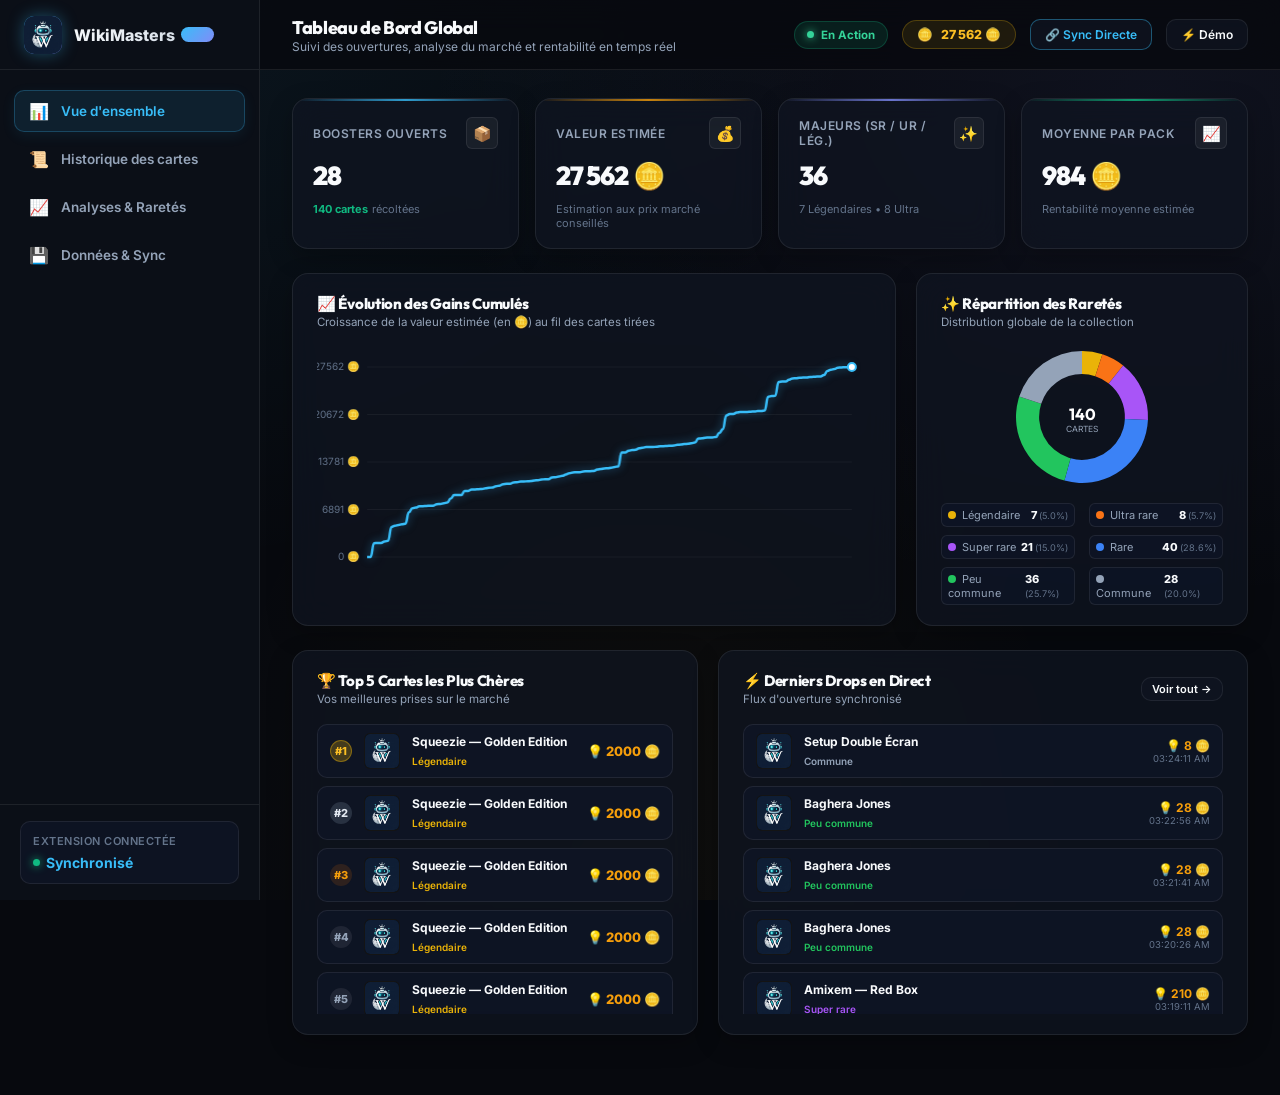
<file: extension/ancienne extension/index.html>
<!DOCTYPE html>
<html lang="fr">
<head>
  <meta charset="UTF-8">
  <meta name="viewport" content="width=device-width, initial-scale=1.0">
  <title>WikiMasters PRO — Dashboard & Statistiques</title>
  <meta name="description" content="Dashboard SaaS de suivi, d'analyses statistiques et d'historique en temps réel pour l'extension WikiMasters Auto-Booster Pro.">
  <link rel="stylesheet" href="style.css">
</head>
<body>

  <!-- SIDEBAR LATÉRALE -->
  <aside id="sidebar" class="sidebar">
    <div class="brand-area">
      <div class="brand-logo-wrap">
        <img src="icon.jpg" alt="WikiMasters Pro Logo" onerror="this.style.display='none'">
      </div>
      <div class="brand-title">
        WikiMasters <span class="badge-pro">PRO</span>
      </div>
    </div>

    <ul class="nav-links">
      <li class="nav-item active" data-target="section-overview">
        <a href="#overview">
          <span class="nav-icon">📊</span>
          <span>Vue d'ensemble</span>
        </a>
      </li>
      <li class="nav-item" data-target="section-history">
        <a href="#history">
          <span class="nav-icon">📜</span>
          <span>Historique des cartes</span>
        </a>
      </li>
      <li class="nav-item" data-target="section-analytics">
        <a href="#analytics">
          <span class="nav-icon">📈</span>
          <span>Analyses & Raretés</span>
        </a>
      </li>
      <li class="nav-item" data-target="section-data">
        <a href="#data">
          <span class="nav-icon">💾</span>
          <span>Données & Sync</span>
        </a>
      </li>
    </ul>

    <div class="sidebar-footer">
      <div class="sidebar-card-stat">
        <span class="sidebar-card-title">Extension Connectée</span>
        <span id="sidebarSyncStatus" class="sidebar-card-val">
          <span class="status-dot-pulse" style="color: var(--accent-emerald);"></span> Synchronisé
        </span>
      </div>
    </div>
  </aside>

  <!-- MAIN WRAPPER -->
  <div class="main-wrapper">

    <!-- TOP HEADER -->
    <header class="top-header">
      <div class="header-left">
        <button id="mobileMenuBtn" class="mobile-toggle-btn" aria-label="Menu Mobile">☰</button>
        <div class="page-title-area">
          <h2 id="currentPageTitle">Tableau de Bord Global</h2>
          <p id="currentPageSubtitle">Suivi des ouvertures, analyse du marché et rentabilité en temps réel</p>
        </div>
      </div>

      <div class="header-right">
        <div id="headerBotStatus" class="status-pill">
          <span class="status-dot-pulse"></span>
          <span id="botStatusText">Bot Prêt</span>
        </div>

        <div class="balance-chip" title="Valeur totale estimée des cartes farmées">
          <span>🪙</span>
          <span id="headerTotalBalance">0 🪙</span>
        </div>

        <button id="btnHeaderDirectSync" class="header-action-btn" style="border-color: rgba(56, 189, 248, 0.4); color: var(--accent-cyan);" title="Synchroniser directement les données avec l'extension Chrome">
          <span>🔗 Sync Directe</span>
        </button>

        <button id="btnQuickDemo" class="header-action-btn" title="Charger un jeu de données de test réaliste">
          <span>⚡ Démo</span>
        </button>
      </div>
    </header>

    <!-- CONTENT AREA -->
    <main class="content-area">

      <!-- ====================================================================
           SECTION 1 : VUE D'ENSEMBLE (OVERVIEW)
           ==================================================================== -->
      <section id="section-overview" class="dashboard-section active">

        <!-- KPI CARDS GRID -->
        <div class="kpi-grid">
          <!-- KPI 1 : Boosters -->
          <div class="kpi-card kpi-packs">
            <div class="kpi-header">
              <span class="kpi-title">Boosters Ouverts</span>
              <div class="kpi-icon-wrap">📦</div>
            </div>
            <div class="kpi-value-row">
              <span id="kpiTotalPacks" class="kpi-value">0</span>
            </div>
            <div class="kpi-subtext">
              <span class="kpi-badge-positive" id="kpiCardsRatio">0 cartes</span> récoltées
            </div>
          </div>

          <!-- KPI 2 : Valeur Totale -->
          <div class="kpi-card kpi-value-card">
            <div class="kpi-header">
              <span class="kpi-title">Valeur Estimée</span>
              <div class="kpi-icon-wrap">💰</div>
            </div>
            <div class="kpi-value-row">
              <span id="kpiTotalValue" class="kpi-value">0 🪙</span>
            </div>
            <div class="kpi-subtext">
              Estimation aux prix marché conseillés
            </div>
          </div>

          <!-- KPI 3 : Cartes Rares+ -->
          <div class="kpi-card kpi-drops">
            <div class="kpi-header">
              <span class="kpi-title">Majeurs (SR / UR / Lég.)</span>
              <div class="kpi-icon-wrap">✨</div>
            </div>
            <div class="kpi-value-row">
              <span id="kpiMajorDrops" class="kpi-value">0</span>
            </div>
            <div class="kpi-subtext" id="kpiLegendaryCount">
              0 Légendaires • 0 Ultra
            </div>
          </div>

          <!-- KPI 4 : Rentabilité Moyenne -->
          <div class="kpi-card kpi-roi">
            <div class="kpi-header">
              <span class="kpi-title">Moyenne par Pack</span>
              <div class="kpi-icon-wrap">📈</div>
            </div>
            <div class="kpi-value-row">
              <span id="kpiAvgPackValue" class="kpi-value">0 🪙</span>
            </div>
            <div class="kpi-subtext">
              Rentabilité moyenne estimée
            </div>
          </div>
        </div>

        <!-- CHARTS ROW -->
        <div class="charts-grid-row">
          <!-- Graphique 1 : Évolution des Gains & Packs -->
          <div class="glass-panel">
            <div class="panel-header">
              <div class="panel-title-area">
                <h3>📈 Évolution des Gains Cumulés</h3>
                <p class="panel-subtitle">Croissance de la valeur estimée (en 🪙) au fil des cartes tirées</p>
              </div>
            </div>
            <div class="canvas-chart-wrap">
              <canvas id="evolutionChartCanvas"></canvas>
            </div>
          </div>

          <!-- Graphique 2 : Répartition des Raretés (Donut) -->
          <div class="glass-panel">
            <div class="panel-header">
              <div class="panel-title-area">
                <h3>✨ Répartition des Raretés</h3>
                <p class="panel-subtitle">Distribution globale de la collection</p>
              </div>
            </div>
            <div class="donut-chart-container">
              <div style="width: 140px; height: 140px; position: relative;">
                <canvas id="rarityDonutCanvas"></canvas>
              </div>
              <div id="donutLegend" class="donut-legend">
                <!-- Généré dynamiquement en JS -->
              </div>
            </div>
          </div>
        </div>

        <!-- BOTTOM ROW : LEADERBOARD & RECENT DROPS -->
        <div class="bottom-grid-row">
          <!-- Top Cartes les plus Chères -->
          <div class="glass-panel">
            <div class="panel-header">
              <div class="panel-title-area">
                <h3>🏆 Top 5 Cartes les Plus Chères</h3>
                <p class="panel-subtitle">Vos meilleures prises sur le marché</p>
              </div>
            </div>
            <div id="topValuableCardsList" class="top-cards-list">
              <div style="color: var(--text-dim); font-size: 12px; text-align: center; padding: 20px;">
                Aucune carte enregistrée
              </div>
            </div>
          </div>

          <!-- 5 Derniers Drops en Direct -->
          <div class="glass-panel">
            <div class="panel-header">
              <div class="panel-title-area">
                <h3>⚡ Derniers Drops en Direct</h3>
                <p class="panel-subtitle">Flux d'ouverture synchronisé</p>
              </div>
              <a href="#history" class="header-action-btn nav-switch-link" style="text-decoration: none; padding: 4px 10px; font-size: 11px;">
                Voir tout →
              </a>
            </div>
            <div id="recentOverviewList" class="top-cards-list">
              <div style="color: var(--text-dim); font-size: 12px; text-align: center; padding: 20px;">
                Aucune carte dans l'historique
              </div>
            </div>
          </div>
        </div>

      </section>

      <!-- ====================================================================
           SECTION 2 : HISTORIQUE COMPLET DES CARTES
           ==================================================================== -->
      <section id="section-history" class="dashboard-section">
        <div class="glass-panel">
          <div class="panel-header">
            <div class="panel-title-area">
              <h3>📜 Historique Intégral des Cartes Récoltées</h3>
              <p class="panel-subtitle">Recherche, filtrage par rareté et consultation des prix du marché</p>
            </div>
            <span id="historyTotalCountBadge" class="badge-pro" style="padding: 4px 10px; font-size: 11px;">
              0 Cartes
            </span>
          </div>

          <!-- CONTROLS BAR -->
          <div class="table-controls-bar">
            <div class="search-box-wrap">
              <span class="search-icon">🔍</span>
              <input type="text" id="historySearchInput" class="search-input" placeholder="Rechercher par nom de carte...">
            </div>

            <div class="filter-pills-row">
              <button class="filter-pill active" data-rarity="ALL">Toutes</button>
              <button class="filter-pill" data-rarity="Légendaire" style="border-color: rgba(234, 179, 8, 0.4); color: #fbbf24;">Légendaire</button>
              <button class="filter-pill" data-rarity="Ultra rare" style="border-color: rgba(249, 115, 22, 0.4); color: #fb923c;">Ultra rare</button>
              <button class="filter-pill" data-rarity="Super rare" style="border-color: rgba(168, 85, 247, 0.4); color: #c084fc;">Super rare</button>
              <button class="filter-pill" data-rarity="Rare" style="border-color: rgba(59, 130, 246, 0.4); color: #60a5fa;">Rare</button>
              <button class="filter-pill" data-rarity="Peu commune" style="border-color: rgba(34, 197, 94, 0.4); color: #4ade80;">Peu commune</button>
              <button class="filter-pill" data-rarity="Commune" style="border-color: rgba(148, 163, 184, 0.4); color: #94a3b8;">Commune</button>
            </div>
          </div>

          <!-- TABLE -->
          <div class="table-responsive">
            <table class="data-table">
              <thead>
                <tr>
                  <th>Carte</th>
                  <th>Rareté</th>
                  <th>Prix Conseillé</th>
                  <th>Min Marché</th>
                  <th>Moyenne</th>
                  <th>Max Marché</th>
                  <th>Heure</th>
                </tr>
              </thead>
              <tbody id="historyTableBody">
                <tr>
                  <td colspan="7" style="text-align: center; color: var(--text-dim); padding: 30px;">
                    Aucune carte ne correspond aux critères
                  </td>
                </tr>
              </tbody>
            </table>
          </div>

          <!-- PAGINATION -->
          <div class="pagination-row">
            <span id="paginationInfoText">Affichage de 0 à 0 sur 0 cartes</span>
            <div class="pagination-btns">
              <button id="btnPrevPage" class="page-btn" disabled>← Précédent</button>
              <button id="btnNextPage" class="page-btn" disabled>Suivant →</button>
            </div>
          </div>
        </div>
      </section>

      <!-- ====================================================================
           SECTION 3 : ANALYSES & RARETÉS
           ==================================================================== -->
      <section id="section-analytics" class="dashboard-section">
        <div class="charts-grid-row">
          <!-- Paliers de Prix -->
          <div class="glass-panel">
            <div class="panel-header">
              <div class="panel-title-area">
                <h3>💰 Distribution des Valeurs de Revente</h3>
                <p class="panel-subtitle">Nombre de cartes par palier de prix (en 🪙)</p>
              </div>
            </div>
            <div class="canvas-chart-wrap">
              <canvas id="priceTiersChartCanvas"></canvas>
            </div>
          </div>

          <!-- Analyse des taux de drop -->
          <div class="glass-panel">
            <div class="panel-header">
              <div class="panel-title-area">
                <h3>🎯 Taux de Drop Observés</h3>
                <p class="panel-subtitle">Fréquence réelle vs raretés tirées</p>
              </div>
            </div>
            <div id="dropRatesList" style="display: flex; flex-direction: column; gap: 10px; margin-top: 6px;">
              <!-- Rempli dynamiquement en JS -->
            </div>
          </div>
        </div>
      </section>

      <!-- ====================================================================
           SECTION 4 : GESTION DES DONNÉES & IMPORT / EXPORT
           ==================================================================== -->
      <section id="section-data" class="dashboard-section">
        
        <!-- CARTE DE LIAISON DIRECTE EXTERNALLY_CONNECTABLE -->
        <div class="glass-panel" style="margin-bottom: 20px; border-color: rgba(56, 189, 248, 0.25);">
          <div class="panel-header">
            <div class="panel-title-area">
              <h3>🔗 Liaison Directe Extension Chrome (externally_connectable)</h3>
              <p class="panel-subtitle">Synchronisez en 1 clic les données sans passer par un export manuel de fichier</p>
            </div>
            <div id="directSyncStatusIndicator" class="status-pill offline">
              <span class="status-dot-pulse"></span>
              <span id="directSyncStatusText">Non Connecté</span>
            </div>
          </div>

          <div style="display: grid; grid-template-columns: 1.5fr 1fr; gap: 16px; align-items: center;">
            <div>
              <label style="font-size: 11px; font-weight: 700; color: var(--text-muted); display: block; margin-bottom: 6px;">
                ID de votre Extension Chrome (disponible sur <code style="color: var(--accent-cyan);">chrome://extensions</code>) :
              </label>
              <div style="display: flex; gap: 8px;">
                <input type="text" id="extensionIdInput" class="search-input" placeholder="Ex: eabjclflidknhplgckbjnhkplmjnpeba" style="padding-left: 12px;">
                <button id="btnSaveExtensionId" class="btn-secondary" style="white-space: nowrap;">
                  💾 Sauvegarder
                </button>
              </div>
              <p style="font-size: 10.5px; color: var(--text-dim); margin-top: 6px;">
                💡 <i>L'ID de l'extension est sauvegardé automatiquement dans votre navigateur pour vos prochaines sessions.</i>
              </p>
            </div>

            <div style="display: flex; flex-direction: column; gap: 8px;">
              <button id="btnDirectSyncNow" class="btn-primary" style="justify-content: center;">
                <span>⚡ Synchroniser Maintenant</span>
              </button>
              <label style="display: flex; align-items: center; gap: 8px; font-size: 11.5px; color: var(--text-muted); cursor: pointer;">
                <input type="checkbox" id="autoSyncCheckbox">
                <span>Synchronisation automatique continue (toutes les 5s)</span>
              </label>
            </div>
          </div>
        </div>

        <div class="data-tools-grid">

          <!-- Carte 1 : Importer des données -->
          <div class="glass-panel">
            <div class="panel-header">
              <div class="panel-title-area">
                <h3>📥 Importer des Données de l'Extension</h3>
                <p class="panel-subtitle">Glissez un fichier JSON exporté ou collez le JSON brut ci-dessous</p>
              </div>
            </div>

            <div id="dropZone" class="dropzone-area">
              <div class="dropzone-icon">📁</div>
              <span style="font-size: 13px; font-weight: 700;">Glissez votre sauvegarde JSON ici</span>
              <span style="font-size: 11px; color: var(--text-dim);">ou cliquez pour parcourir vos fichiers</span>
              <input type="file" id="fileInput" accept=".json,.csv" style="display: none;">
            </div>

            <textarea id="rawJsonInput" class="raw-json-textarea" placeholder="Collez ici votre JSON (ex: pulledCardsHistory, totalSessionStats...)"></textarea>

            <div class="actions-row-grid">
              <button id="btnApplyRawJson" class="btn-primary">
                <span>⚡ Charger le JSON</span>
              </button>
              <button id="btnGenerateDemoData" class="btn-secondary">
                <span>🎲 Données Démo</span>
              </button>
            </div>
          </div>

          <!-- Carte 2 : Exporter et Réinitialiser -->
          <div class="glass-panel">
            <div class="panel-header">
              <div class="panel-title-area">
                <h3>📤 Exporter & Sauvegarder</h3>
                <p class="panel-subtitle">Téléchargez vos statistiques au format CSV ou JSON</p>
              </div>
            </div>

            <p style="font-size: 12px; color: var(--text-muted); line-height: 1.6; margin-bottom: 16px;">
              Toutes les données de ce tableau de bord sont stockées localement dans votre navigateur (<b>localStorage</b>) et ne transitent par aucun serveur externe.
            </p>

            <div style="display: flex; flex-direction: column; gap: 10px;">
              <button id="btnExportJson" class="btn-secondary" style="justify-content: center;">
                <span>📄 Exporter en JSON complet</span>
              </button>
              <button id="btnExportCsv" class="btn-secondary" style="justify-content: center;">
                <span>📊 Exporter en Tableur CSV</span>
              </button>
              <hr style="border: 0; border-top: 1px solid var(--border); margin: 6px 0;">
              <button id="btnClearAllData" class="btn-danger-soft" style="justify-content: center;">
                <span>🗑️ Effacer toutes les données locales</span>
              </button>
            </div>
          </div>

        </div>
      </section>

    </main>
  </div>

  <!-- MODALE DE DÉTAIL DE CARTE -->
  <div id="cardDetailModal" class="modal-backdrop">
    <div class="card-modal-content">
      <button id="modalCloseBtn" class="modal-close-btn">✕</button>
      
      <div class="modal-card-display">
        <img id="modalCardImg" src="icon.jpg" alt="Carte" class="modal-card-img" onerror="this.src='icon.jpg'">
        <div class="modal-card-details">
          <h3 id="modalCardName">Nom de la carte</h3>
          <span id="modalCardRarityBadge" class="badge-rarity r-commune" style="margin-top: 6px;">Commune</span>
        </div>
      </div>

      <div class="modal-grid-prices">
        <div class="price-item-box">
          <span class="price-item-label">Prix Conseillé</span>
          <span id="modalPriceSuggested" class="price-item-val" style="color: var(--accent-gold);">-</span>
        </div>
        <div class="price-item-box">
          <span class="price-item-label">Prix Minimum</span>
          <span id="modalPriceMin" class="price-item-val">-</span>
        </div>
        <div class="price-item-box">
          <span class="price-item-label">Prix Moyen</span>
          <span id="modalPriceAvg" class="price-item-val">-</span>
        </div>
        <div class="price-item-box">
          <span class="price-item-label">Prix Maximum</span>
          <span id="modalPriceMax" class="price-item-val">-</span>
        </div>
      </div>

      <div style="margin-top: 14px; font-size: 11px; color: var(--text-dim); text-align: right;">
        Obtenue à : <span id="modalCardDate" style="color: var(--text-main); font-weight: 600;">-</span>
      </div>
    </div>
  </div>

  <script src="app.js"></script>
</body>
</html>
</file>
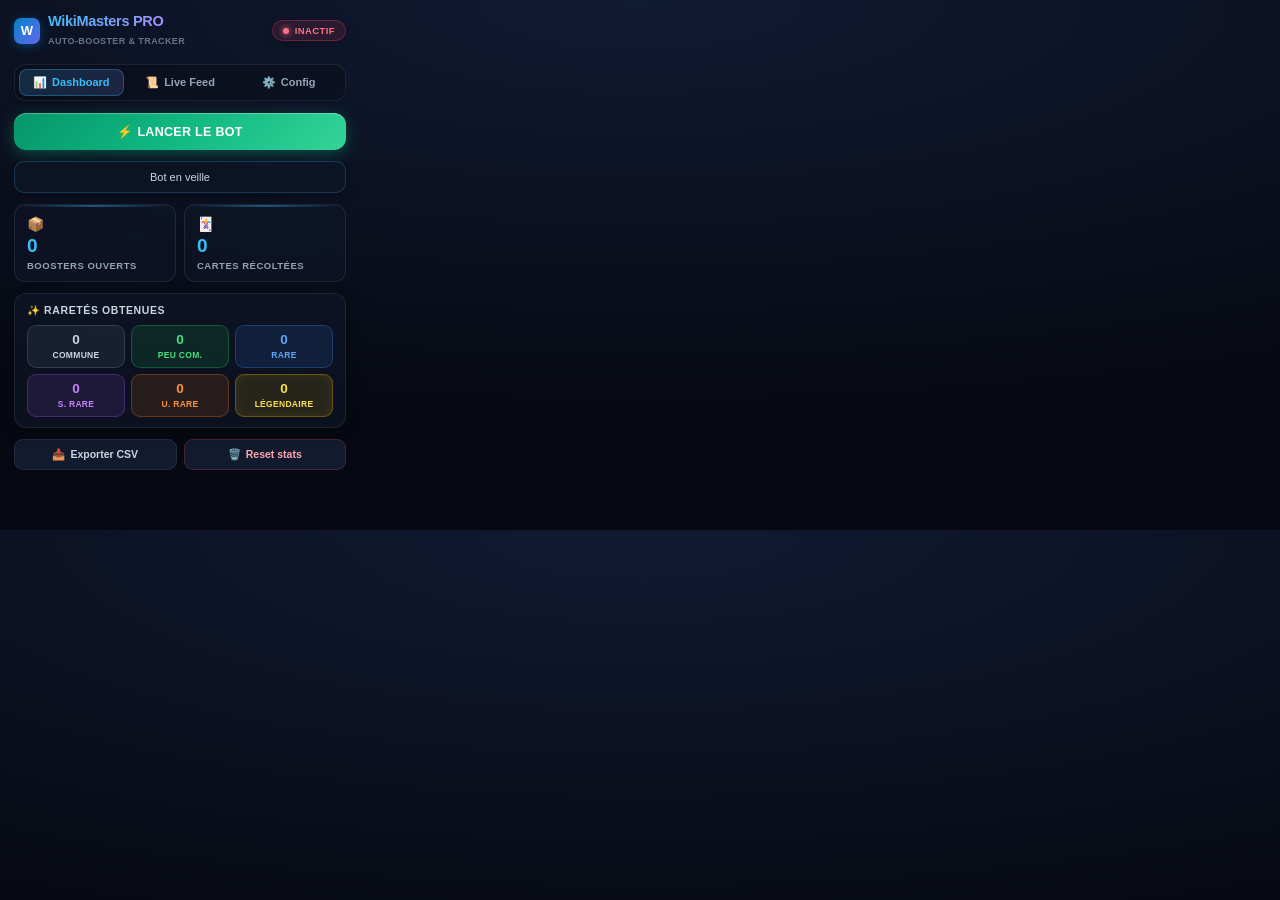
<file: extension/ancienne extension/popup.html>
<!DOCTYPE html>
<html lang="fr">
<head>
  <meta charset="UTF-8">
  <title>WikiMasters Auto-Booster Pro</title>
  <style>
    /* ==========================================================================
       DESIGN SYSTEM "DEEP CYBER & GEMSTONES" — WIKIMASTERS PRO v3.2
       ========================================================================== */
    :root {
      --bg-dark: #060911;
      --bg-gradient: radial-gradient(135% 100% at 50% 0%, #111a33 0%, #060911 80%);
      --surface-glass: rgba(14, 22, 38, 0.72);
      --surface-glass-hover: rgba(22, 34, 58, 0.88);
      --surface-subtle: rgba(10, 16, 28, 0.85);
      
      --border-light: rgba(255, 255, 255, 0.08);
      --border-focus: rgba(56, 189, 248, 0.5);
      --border-hover: rgba(255, 255, 255, 0.16);

      --accent-cyan: #38bdf8;
      --accent-cyan-glow: rgba(56, 189, 248, 0.35);
      --accent-purple: #818cf8;
      --accent-purple-glow: rgba(129, 140, 248, 0.35);
      
      --color-success: #10b981;
      --color-success-glow: rgba(16, 185, 129, 0.4);
      --color-danger: #f43f5e;
      --color-danger-glow: rgba(244, 63, 94, 0.4);
      --color-warning: #f59e0b;
      --color-warning-glow: rgba(245, 158, 11, 0.35);

      --text-main: #f8fafc;
      --text-sub: #cbd5e1;
      --text-dim: #94a3b8;
      --text-muted: #64748b;

      /* Palette des Raretés Gemstones */
      --rarity-legendaire: #eab308;
      --rarity-legendaire-glow: rgba(234, 179, 8, 0.25);
      --rarity-ultra-rare: #f97316;
      --rarity-ultra-rare-glow: rgba(249, 115, 22, 0.25);
      --rarity-super-rare: #a855f7;
      --rarity-super-rare-glow: rgba(168, 85, 247, 0.25);
      --rarity-rare: #3b82f6;
      --rarity-rare-glow: rgba(59, 130, 246, 0.25);
      --rarity-peu-commune: #22c55e;
      --rarity-peu-commune-glow: rgba(34, 197, 94, 0.25);
      --rarity-commune: #94a3b8;
      --rarity-commune-glow: rgba(148, 163, 184, 0.2);
    }

    * {
      box-sizing: border-box;
      margin: 0;
      padding: 0;
      font-family: -apple-system, BlinkMacSystemFont, "SF Pro Display", "Inter", "Segoe UI", Roboto, sans-serif;
      user-select: none;
      -webkit-font-smoothing: antialiased;
    }

    body {
      width: 360px;
      min-height: 530px;
      max-height: 590px;
      background: var(--bg-gradient);
      color: var(--text-main);
      padding: 14px;
      overflow-y: auto;
      overflow-x: hidden;
      position: relative;
    }

    body::-webkit-scrollbar {
      width: 4px;
    }
    body::-webkit-scrollbar-track {
      background: rgba(6, 9, 17, 0.5);
    }
    body::-webkit-scrollbar-thumb {
      background: rgba(56, 189, 248, 0.25);
      border-radius: 4px;
    }

    /* ==========================================================================
       1. EN-TÊTE FIXE & BADGE DE STATUT DYNAMIQUE
       ========================================================================== */
    .header {
      display: flex;
      align-items: center;
      justify-content: space-between;
      margin-bottom: 12px;
      padding-bottom: 4px;
    }

    .brand-title {
      display: flex;
      align-items: center;
      gap: 8px;
    }

    .brand-logo-badge {
      width: 26px;
      height: 26px;
      border-radius: 7px;
      background: linear-gradient(135deg, #0284c7 0%, #6366f1 100%);
      display: flex;
      align-items: center;
      justify-content: center;
      font-size: 13px;
      font-weight: 900;
      color: #fff;
      box-shadow: 0 2px 10px rgba(2, 132, 199, 0.4);
    }

    .brand-text h1 {
      font-size: 14.5px;
      font-weight: 800;
      letter-spacing: -0.3px;
      background: linear-gradient(135deg, #38bdf8 0%, #c084fc 100%);
      -webkit-background-clip: text;
      -webkit-text-fill-color: transparent;
      line-height: 1.1;
    }

    .brand-text span {
      font-size: 9px;
      font-weight: 600;
      color: var(--text-muted);
      letter-spacing: 0.4px;
      text-transform: uppercase;
    }

    .status-badge {
      display: inline-flex;
      align-items: center;
      gap: 6px;
      font-size: 9.5px;
      font-weight: 700;
      letter-spacing: 0.4px;
      padding: 4px 10px;
      border-radius: 9999px;
      background: rgba(244, 63, 94, 0.12);
      color: #fb7185;
      border: 1px solid rgba(244, 63, 94, 0.3);
      box-shadow: 0 2px 8px rgba(0, 0, 0, 0.25);
      transition: all 0.3s cubic-bezier(0.4, 0, 0.2, 1);
    }

    .status-badge.active {
      background: rgba(16, 185, 129, 0.14);
      color: #34d399;
      border-color: rgba(16, 185, 129, 0.35);
      box-shadow: 0 0 12px rgba(16, 185, 129, 0.25);
    }

    .status-badge.break {
      background: rgba(245, 158, 11, 0.14);
      color: #fbbf24;
      border-color: rgba(245, 158, 11, 0.35);
      box-shadow: 0 0 12px rgba(245, 158, 11, 0.25);
    }

    .status-dot {
      width: 6px;
      height: 6px;
      border-radius: 50%;
      background: currentColor;
      box-shadow: 0 0 6px currentColor;
    }

    .status-badge.active .status-dot {
      animation: pulseGlow 1.8s infinite ease-in-out;
    }

    @keyframes pulseGlow {
      0%, 100% { opacity: 1; transform: scale(1); }
      50% { opacity: 0.5; transform: scale(1.3); }
    }

    /* ==========================================================================
       2. NAVIGATION PAR ONGLETS (SEGMENTED CONTROL MODERNE)
       ========================================================================== */
    .tabs-nav {
      display: flex;
      gap: 4px;
      background: rgba(11, 17, 30, 0.75);
      padding: 4px;
      border-radius: 11px;
      margin-bottom: 12px;
      border: 1px solid var(--border-light);
      backdrop-filter: blur(14px);
      -webkit-backdrop-filter: blur(14px);
    }

    .tab-btn {
      flex: 1;
      padding: 7px 0;
      background: transparent;
      border: none;
      border-radius: 8px;
      color: var(--text-dim);
      font-size: 11px;
      font-weight: 600;
      cursor: pointer;
      display: flex;
      align-items: center;
      justify-content: center;
      gap: 5px;
      transition: all 0.22s cubic-bezier(0.4, 0, 0.2, 1);
    }

    .tab-btn:hover:not(.active) {
      color: var(--text-main);
      background: rgba(255, 255, 255, 0.04);
    }

    .tab-btn.active {
      background: linear-gradient(135deg, rgba(56, 189, 248, 0.16) 0%, rgba(129, 140, 248, 0.16) 100%);
      color: var(--accent-cyan);
      font-weight: 700;
      box-shadow: inset 0 0 0 1px rgba(56, 189, 248, 0.3), 0 2px 8px rgba(0, 0, 0, 0.2);
    }

    .tab-content {
      display: none;
    }

    .tab-content.active {
      display: block;
      animation: tabFadeIn 0.24s cubic-bezier(0.16, 1, 0.3, 1);
    }

    @keyframes tabFadeIn {
      from { opacity: 0; transform: translateY(4px); }
      to { opacity: 1; transform: translateY(0); }
    }

    /* ==========================================================================
       3. HERO BUTTON (START / STOP INTERACTIF)
       ========================================================================== */
    .toggle-main {
      width: 100%;
      padding: 11px 16px;
      border-radius: 12px;
      border: none;
      font-size: 12.5px;
      font-weight: 800;
      letter-spacing: 0.3px;
      cursor: pointer;
      display: flex;
      align-items: center;
      justify-content: center;
      gap: 9px;
      transition: all 0.24s cubic-bezier(0.4, 0, 0.2, 1);
      margin-bottom: 11px;
      position: relative;
      overflow: hidden;
    }

    .toggle-main.inactive {
      background: linear-gradient(135deg, #059669 0%, #10b981 50%, #34d399 100%);
      color: #ffffff;
      box-shadow: 0 4px 16px rgba(16, 185, 129, 0.35), inset 0 1px 1px rgba(255, 255, 255, 0.3);
    }

    .toggle-main.inactive:hover {
      box-shadow: 0 6px 22px rgba(16, 185, 129, 0.5), inset 0 1px 1px rgba(255, 255, 255, 0.4);
      transform: translateY(-1.5px);
    }

    .toggle-main.active {
      background: linear-gradient(135deg, #e11d48 0%, #f43f5e 50%, #fb7185 100%);
      color: #ffffff;
      box-shadow: 0 4px 16px rgba(244, 63, 94, 0.35), inset 0 1px 1px rgba(255, 255, 255, 0.3);
    }

    .toggle-main.active:hover {
      box-shadow: 0 6px 22px rgba(244, 63, 94, 0.5), inset 0 1px 1px rgba(255, 255, 255, 0.4);
      transform: translateY(-1.5px);
    }

    .toggle-main:active {
      transform: translateY(0.5px) scale(0.99);
    }

    /* ==========================================================================
       4. BANNIÈRE LIVE DE CYCLE & TEMPORISATEUR
       ========================================================================== */
    .cycle-live-card {
      background: rgba(14, 22, 38, 0.75);
      border: 1px solid rgba(56, 189, 248, 0.22);
      border-radius: 10px;
      padding: 9px 12px;
      margin-bottom: 11px;
      font-size: 11px;
      text-align: center;
      color: var(--text-sub);
      backdrop-filter: blur(14px);
      -webkit-backdrop-filter: blur(14px);
      box-shadow: 0 4px 12px rgba(0, 0, 0, 0.25);
      display: flex;
      align-items: center;
      justify-content: center;
      gap: 6px;
    }

    .cycle-live-card.break-mode {
      border-color: rgba(245, 158, 11, 0.35);
      color: #fef3c7;
      background: rgba(245, 158, 11, 0.09);
      box-shadow: 0 0 14px rgba(245, 158, 11, 0.15);
    }

    .cycle-live-card b {
      color: var(--accent-cyan);
      font-weight: 700;
    }

    .cycle-live-card.break-mode b {
      color: var(--color-warning);
    }

    /* ==========================================================================
       5. GRILLE STATISTIQUES PRINCIPALES
       ========================================================================== */
    .stats-grid {
      display: grid;
      grid-template-columns: 1fr 1fr;
      gap: 8px;
      margin-bottom: 11px;
    }

    .stat-card {
      background: var(--surface-glass);
      border: 1px solid var(--border-light);
      border-radius: 11px;
      padding: 10px 12px;
      text-align: left;
      position: relative;
      overflow: hidden;
      backdrop-filter: blur(14px);
      transition: all 0.2s cubic-bezier(0.4, 0, 0.2, 1);
    }

    .stat-card:hover {
      background: var(--surface-glass-hover);
      border-color: var(--border-hover);
      transform: translateY(-1px);
    }

    .stat-card::before {
      content: "";
      position: absolute;
      top: 0; left: 0; right: 0; height: 2px;
      background: linear-gradient(90deg, transparent, var(--accent-cyan), transparent);
      opacity: 0.4;
    }

    .stat-icon {
      font-size: 14px;
      margin-bottom: 4px;
      display: inline-block;
    }

    .stat-num {
      font-size: 19px;
      font-weight: 900;
      color: var(--accent-cyan);
      letter-spacing: -0.6px;
      font-variant-numeric: tabular-nums;
      line-height: 1.1;
    }

    .stat-label {
      font-size: 9.5px;
      font-weight: 600;
      text-transform: uppercase;
      letter-spacing: 0.5px;
      color: var(--text-dim);
      margin-top: 3px;
    }

    /* ==========================================================================
       6. GRILLE DE RARETÉS "GEMSTONES"
       ========================================================================== */
    .glass-section {
      background: var(--surface-glass);
      border: 1px solid var(--border-light);
      border-radius: 12px;
      padding: 10px 12px;
      margin-bottom: 11px;
      backdrop-filter: blur(14px);
      -webkit-backdrop-filter: blur(14px);
      box-shadow: 0 4px 16px rgba(0, 0, 0, 0.25);
    }

    .section-header {
      font-size: 10.5px;
      font-weight: 700;
      color: var(--text-sub);
      text-transform: uppercase;
      letter-spacing: 0.6px;
      margin-bottom: 8px;
      display: flex;
      align-items: center;
      justify-content: space-between;
    }

    .rarity-grid {
      display: grid;
      grid-template-columns: repeat(3, 1fr);
      gap: 6px;
    }

    .rarity-pill {
      border-radius: 9px;
      padding: 7px 5px;
      text-align: center;
      display: flex;
      flex-direction: column;
      align-items: center;
      justify-content: center;
      transition: all 0.2s cubic-bezier(0.4, 0, 0.2, 1);
      position: relative;
    }

    .rarity-pill:hover {
      transform: translateY(-1.5px);
    }

    .rarity-val {
      font-size: 13.5px;
      font-weight: 900;
      font-variant-numeric: tabular-nums;
      line-height: 1.1;
    }

    .rarity-lbl {
      font-size: 8.5px;
      font-weight: 700;
      text-transform: uppercase;
      letter-spacing: 0.3px;
      margin-top: 2px;
    }

    .rp-legendaire {
      background: rgba(234, 179, 8, 0.12);
      border: 1px solid rgba(234, 179, 8, 0.35);
      color: #fde047;
      box-shadow: inset 0 0 10px rgba(234, 179, 8, 0.12);
    }
    .rp-legendaire:hover { box-shadow: 0 0 12px var(--rarity-legendaire-glow); }

    .rp-ultra-rare {
      background: rgba(249, 115, 22, 0.12);
      border: 1px solid rgba(249, 115, 22, 0.3);
      color: #fb923c;
    }
    .rp-ultra-rare:hover { box-shadow: 0 0 12px var(--rarity-ultra-rare-glow); }

    .rp-super-rare {
      background: rgba(168, 85, 247, 0.12);
      border: 1px solid rgba(168, 85, 247, 0.3);
      color: #c084fc;
    }
    .rp-super-rare:hover { box-shadow: 0 0 12px var(--rarity-super-rare-glow); }

    .rp-rare {
      background: rgba(59, 130, 246, 0.12);
      border: 1px solid rgba(59, 130, 246, 0.3);
      color: #60a5fa;
    }
    .rp-rare:hover { box-shadow: 0 0 12px var(--rarity-rare-glow); }

    .rp-peu-commune {
      background: rgba(34, 197, 94, 0.12);
      border: 1px solid rgba(34, 197, 94, 0.3);
      color: #4ade80;
    }
    .rp-peu-commune:hover { box-shadow: 0 0 12px var(--rarity-peu-commune-glow); }

    .rp-commune {
      background: rgba(148, 163, 184, 0.1);
      border: 1px solid rgba(148, 163, 184, 0.22);
      color: #cbd5e1;
    }
    .rp-commune:hover { box-shadow: 0 0 10px var(--rarity-commune-glow); }

    /* Boutons de bas de page Dashboard */
    .btn-row {
      display: flex;
      gap: 7px;
    }

    .btn-secondary {
      flex: 1;
      padding: 8px 10px;
      background: rgba(22, 32, 54, 0.8);
      border: 1px solid var(--border-light);
      border-radius: 9px;
      color: var(--text-sub);
      font-size: 10.5px;
      font-weight: 700;
      cursor: pointer;
      display: flex;
      align-items: center;
      justify-content: center;
      gap: 5px;
      transition: all 0.2s;
    }

    .btn-secondary:hover {
      background: rgba(34, 48, 80, 0.9);
      color: #fff;
      border-color: var(--border-hover);
      transform: translateY(-1px);
    }

    .btn-danger-light {
      color: #fda4af;
      border-color: rgba(244, 63, 94, 0.25);
    }
    .btn-danger-light:hover {
      background: rgba(244, 63, 94, 0.16);
      border-color: rgba(244, 63, 94, 0.45);
      color: #fff;
    }

    /* ==========================================================================
       7. ONGLET LIVE FEED (ACTIVITÉ & DROPS EN TEMPS RÉEL)
       ========================================================================== */
    .live-status-hero {
      background: rgba(14, 22, 38, 0.85);
      border: 1px solid rgba(56, 189, 248, 0.25);
      border-radius: 11px;
      padding: 9px 12px;
      margin-bottom: 11px;
      box-shadow: 0 4px 14px rgba(0, 0, 0, 0.3);
    }

    .live-status-tag {
      display: flex;
      align-items: center;
      gap: 6px;
      font-size: 9px;
      font-weight: 800;
      letter-spacing: 0.6px;
      color: var(--accent-cyan);
      margin-bottom: 3px;
    }

    .pulse-dot {
      width: 7px;
      height: 7px;
      border-radius: 50%;
      background: #10b981;
      box-shadow: 0 0 8px #10b981;
      animation: pulseGreen 1.6s infinite ease-in-out;
    }

    @keyframes pulseGreen {
      0%, 100% { transform: scale(1); opacity: 1; }
      50% { transform: scale(1.3); opacity: 0.6; }
    }

    .live-action-text {
      font-size: 12px;
      font-weight: 700;
      color: #f8fafc;
      white-space: nowrap;
      overflow: hidden;
      text-overflow: ellipsis;
    }

    .feed-header-row {
      display: flex;
      align-items: center;
      justify-content: space-between;
      margin-bottom: 8px;
    }

    .feed-count-pill {
      background: rgba(56, 189, 248, 0.14);
      color: var(--accent-cyan);
      padding: 2px 8px;
      border-radius: 9999px;
      font-size: 9px;
      font-weight: 700;
      border: 1px solid rgba(56, 189, 248, 0.25);
    }

    .live-feed-list {
      max-height: 295px;
      overflow-y: auto;
      display: flex;
      flex-direction: column;
      gap: 7px;
      padding-right: 2px;
    }

    .live-feed-list::-webkit-scrollbar {
      width: 3px;
    }
    .live-feed-list::-webkit-scrollbar-thumb {
      background: rgba(56, 189, 248, 0.3);
      border-radius: 4px;
    }

    .feed-item {
      display: flex;
      align-items: center;
      gap: 10px;
      background: rgba(14, 22, 38, 0.7);
      border: 1px solid var(--border-light);
      border-radius: 10px;
      padding: 8px 10px;
      transition: all 0.2s cubic-bezier(0.4, 0, 0.2, 1);
    }

    .feed-item:hover {
      background: var(--surface-glass-hover);
      border-color: var(--border-hover);
      transform: translateY(-1px);
      box-shadow: 0 4px 14px rgba(0, 0, 0, 0.35);
    }

    .border-commune { border-left: 3px solid var(--rarity-commune); }
    .border-peu-commune { border-left: 3px solid var(--rarity-peu-commune); }
    .border-rare { border-left: 3px solid var(--rarity-rare); }
    .border-super-rare { border-left: 3px solid var(--rarity-super-rare); }
    .border-ultra-rare { border-left: 3px solid var(--rarity-ultra-rare); }
    .border-legendaire { border-left: 3px solid var(--rarity-legendaire); box-shadow: inset 0 0 12px rgba(234, 179, 8, 0.12); }

    .feed-img-wrap {
      width: 42px;
      height: 42px;
      border-radius: 7px;
      background: #090e1a;
      border: 1px solid rgba(255, 255, 255, 0.1);
      overflow: hidden;
      flex-shrink: 0;
      display: flex;
      align-items: center;
      justify-content: center;
    }

    .feed-img {
      width: 100%;
      height: 100%;
      object-fit: cover;
    }

    .feed-details {
      flex: 1;
      min-width: 0;
      display: flex;
      flex-direction: column;
      gap: 2px;
    }

    .feed-top-row {
      display: flex;
      align-items: baseline;
      justify-content: space-between;
      gap: 4px;
    }

    .feed-card-name {
      font-size: 11.5px;
      font-weight: 700;
      color: #fff;
      white-space: nowrap;
      overflow: hidden;
      text-overflow: ellipsis;
    }

    .feed-time {
      font-size: 9px;
      color: var(--text-muted);
      font-variant-numeric: tabular-nums;
      flex-shrink: 0;
    }

    .feed-bottom-row {
      display: flex;
      align-items: center;
      justify-content: space-between;
      margin-top: 2px;
    }

    .feed-rarity-tag {
      font-size: 8.5px;
      font-weight: 700;
      text-transform: uppercase;
      padding: 2px 6px;
      border-radius: 5px;
      letter-spacing: 0.2px;
    }

    .fr-commune { background: rgba(148, 163, 184, 0.16); color: #cbd5e1; }
    .fr-peu-commune { background: rgba(34, 197, 94, 0.16); color: #4ade80; }
    .fr-rare { background: rgba(59, 130, 246, 0.16); color: #60a5fa; }
    .fr-super-rare { background: rgba(168, 85, 247, 0.16); color: #c084fc; }
    .fr-ultra-rare { background: rgba(249, 115, 22, 0.16); color: #fb923c; }
    .fr-legendaire { background: rgba(234, 179, 8, 0.22); color: #fde047; }

    .feed-price {
      font-size: 10.5px;
      font-weight: 800;
      color: #fbbf24;
      display: flex;
      align-items: center;
      gap: 3px;
    }

    .empty-feed {
      text-align: center;
      padding: 40px 10px;
      font-size: 11.5px;
      color: var(--text-muted);
    }

    /* ==========================================================================
       8. ONGLET PARAMÈTRES (CONFIGURATIONS & DISCORD)
       ========================================================================== */
    .settings-stack {
      display: flex;
      flex-direction: column;
      gap: 10px;
    }

    .input-field-group {
      display: flex;
      flex-direction: column;
      gap: 5px;
    }

    .text-input {
      width: 100%;
      background: var(--surface-subtle);
      border: 1px solid var(--border-light);
      border-radius: 8px;
      padding: 7px 10px;
      font-size: 10.5px;
      color: #fff;
      outline: none;
      transition: all 0.2s;
    }

    .text-input:focus {
      border-color: var(--accent-cyan);
      box-shadow: 0 0 0 2px var(--accent-cyan-glow);
    }

    .switch-row {
      display: flex;
      align-items: center;
      justify-content: space-between;
      padding-bottom: 6px;
      margin-bottom: 6px;
      border-bottom: 1px solid var(--border-light);
    }

    .switch-title {
      font-size: 11px;
      font-weight: 700;
      color: var(--text-sub);
    }

    /* Toggle Switch iOS-style */
    .switch {
      position: relative;
      display: inline-block;
      width: 32px;
      height: 18px;
    }
    .switch input { opacity: 0; width: 0; height: 0; }

    .slider {
      position: absolute;
      cursor: pointer;
      top: 0; left: 0; right: 0; bottom: 0;
      background-color: #334155;
      transition: .25s cubic-bezier(0.4, 0, 0.2, 1);
      border-radius: 18px;
    }

    .slider:before {
      position: absolute;
      content: "";
      height: 12px;
      width: 12px;
      left: 3px;
      bottom: 3px;
      background-color: white;
      transition: .25s cubic-bezier(0.4, 0, 0.2, 1);
      border-radius: 50%;
    }

    input:checked + .slider { background-color: #10b981; }
    input:checked + .slider:before { transform: translateX(14px); }

    .disabled-group {
      opacity: 0.35;
      pointer-events: none;
    }

    .grid-2col {
      display: grid;
      grid-template-columns: 85px 1fr;
      gap: 5px;
      align-items: center;
      margin-bottom: 4px;
    }

    .grid-2col:last-child {
      margin-bottom: 0;
    }

    .col-label {
      font-size: 10px;
      font-weight: 700;
    }

    .number-row {
      display: grid;
      grid-template-columns: 100px 1fr 16px 1fr;
      align-items: center;
      gap: 5px;
      margin-bottom: 5px;
    }

    .number-row:last-child {
      margin-bottom: 0;
    }

    .input-num {
      width: 100%;
      background: var(--surface-subtle);
      border: 1px solid var(--border-light);
      border-radius: 7px;
      padding: 5px 6px;
      font-size: 10.5px;
      color: #fff;
      text-align: center;
      outline: none;
      transition: all 0.2s;
    }

    .input-num:focus {
      border-color: var(--accent-cyan);
      box-shadow: 0 0 0 2px var(--accent-cyan-glow);
    }

    .sep {
      color: var(--text-muted);
      font-size: 10px;
      text-align: center;
    }

    .btn-save-primary {
      width: 100%;
      padding: 9px 12px;
      background: linear-gradient(135deg, rgba(56, 189, 248, 0.22) 0%, rgba(129, 140, 248, 0.22) 100%);
      border: 1px solid rgba(56, 189, 248, 0.4);
      border-radius: 10px;
      color: var(--accent-cyan);
      font-size: 11px;
      font-weight: 800;
      cursor: pointer;
      display: flex;
      align-items: center;
      justify-content: center;
      gap: 6px;
      transition: all 0.2s;
      margin-top: 4px;
    }

    .btn-save-primary:hover {
      background: linear-gradient(135deg, rgba(56, 189, 248, 0.35) 0%, rgba(129, 140, 248, 0.35) 100%);
      color: #fff;
      border-color: var(--accent-cyan);
      box-shadow: 0 0 16px var(--accent-cyan-glow);
      transform: translateY(-1px);
    }
  </style>
</head>
<body>

  <!-- 1. EN-TÊTE FIXE -->
  <div class="header">
    <div class="brand-title">
      <div class="brand-logo-badge">W</div>
      <div class="brand-text">
        <h1>WikiMasters PRO</h1>
        <span>Auto-Booster & Tracker</span>
      </div>
    </div>
    <div id="statusBadge" class="status-badge">
      <span class="status-dot"></span>
      <span id="statusText">INACTIF</span>
    </div>
  </div>

  <!-- 2. NAVIGATION PAR ONGLETS -->
  <div class="tabs-nav">
    <button class="tab-btn active" data-tab="tab-dashboard">
      <span>📊</span> Dashboard
    </button>
    <button class="tab-btn" data-tab="tab-feed">
      <span>📜</span> Live Feed
    </button>
    <button class="tab-btn" data-tab="tab-settings">
      <span>⚙️</span> Config
    </button>
  </div>

  <!-- =========================================================================
       ONGLET 1 : DASHBOARD PRINCIPAL
       ========================================================================= -->
  <div id="tab-dashboard" class="tab-content active">
    
    <!-- Bouton Hero Start/Stop -->
    <button id="toggleBtn" class="toggle-main inactive">
      <span>⚡ LANCER LE BOT</span>
    </button>

    <!-- Statut en direct & cycle -->
    <div id="cycleLiveCard" class="cycle-live-card">
      <span id="cycleLiveText">Bot en veille</span>
    </div>

    <!-- Grille des statistiques de session -->
    <div class="stats-grid">
      <div class="stat-card">
        <span class="stat-icon">📦</span>
        <div id="packsCount" class="stat-num">0</div>
        <div class="stat-label">Boosters ouverts</div>
      </div>
      <div class="stat-card">
        <span class="stat-icon">🃏</span>
        <div id="cardsCount" class="stat-num">0</div>
        <div class="stat-label">Cartes récoltées</div>
      </div>
    </div>

    <!-- Grille des Raretés "Gemstone" -->
    <div class="glass-section">
      <div class="section-header">
        <span>✨ Raretés Obtenues</span>
      </div>
      <div class="rarity-grid">
        <div class="rarity-pill rp-commune">
          <div id="countCommune" class="rarity-val">0</div>
          <div class="rarity-lbl">Commune</div>
        </div>
        <div class="rarity-pill rp-peu-commune">
          <div id="countPeuCommune" class="rarity-val">0</div>
          <div class="rarity-lbl">Peu com.</div>
        </div>
        <div class="rarity-pill rp-rare">
          <div id="countRare" class="rarity-val">0</div>
          <div class="rarity-lbl">Rare</div>
        </div>
        <div class="rarity-pill rp-super-rare">
          <div id="countSuperRare" class="rarity-val">0</div>
          <div class="rarity-lbl">S. Rare</div>
        </div>
        <div class="rarity-pill rp-ultra-rare">
          <div id="countUltraRare" class="rarity-val">0</div>
          <div class="rarity-lbl">U. Rare</div>
        </div>
        <div class="rarity-pill rp-legendaire">
          <div id="countLegendaire" class="rarity-val">0</div>
          <div class="rarity-lbl">Légendaire</div>
        </div>
      </div>
    </div>

    <!-- Actions secondaires -->
    <div class="btn-row">
      <button id="exportCsvBtn" class="btn-secondary">
        <span>📥</span> Exporter CSV
      </button>
      <button id="resetStatsBtn" class="btn-secondary btn-danger-light">
        <span>🗑️</span> Reset stats
      </button>
    </div>
  </div>

  <!-- =========================================================================
       ONGLET 2 : HISTORIQUE & LIVE FEED
       ========================================================================= -->
  <div id="tab-feed" class="tab-content">
    
    <div class="live-status-hero">
      <div class="live-status-tag">
        <span class="pulse-dot"></span>
        <span>ACTION EN COURS</span>
      </div>
      <div id="liveActionText" class="live-action-text">Bot en veille</div>
    </div>

    <div class="feed-header-row">
      <div class="section-header" style="margin-bottom: 0;">
        <span>⚡ 10 Derniers Tirages</span>
      </div>
      <span id="feedCountBadge" class="feed-count-pill">0 cartes</span>
    </div>

    <div id="liveFeedList" class="live-feed-list">
      <div class="empty-feed">Aucune carte capturée pour l'instant</div>
    </div>

    <button id="clearFeedBtn" class="btn-secondary btn-danger-light" style="width: 100%; margin-top: 9px;">
      <span>🗑️</span> Vider l'historique visuel
    </button>
  </div>

  <!-- =========================================================================
       ONGLET 3 : CONFIGURATIONS & DISCORD
       ========================================================================= -->
  <div id="tab-settings" class="tab-content">
    <div class="settings-stack">
      
      <!-- Webhook Discord -->
      <div class="glass-section">
        <div class="section-header">
          <span>🔔 Webhook Discord Principal</span>
        </div>
        <input type="text" id="discordWebhookUrl" class="text-input" placeholder="https://discord.com/api/webhooks/...">
      </div>

      <!-- Mention Discord -->
      <div class="glass-section">
        <div class="section-header">
          <span>👤 ID Discord (Mention Drops Majeurs)</span>
        </div>
        <input type="text" id="discordUserId" class="text-input" placeholder="Ex: 248109823098234890 ou @here">
      </div>

      <!-- Salon de pause -->
      <div class="glass-section">
        <div class="section-header">
          <span>☕ Salon / Fil Discord Statut (Pause)</span>
        </div>
        <input type="text" id="pauseThreadId" class="text-input" placeholder="Ex: 129038102938109283 (Optionnel)">
      </div>

      <!-- Routage par Rareté -->
      <div class="glass-section">
        <div class="switch-row">
          <span class="switch-title">✨ Routage par Rareté</span>
          <label class="switch">
            <input type="checkbox" id="rarityRoutingEnabled">
            <span class="slider"></span>
          </label>
        </div>
        <div id="rarityThreadsGroup">
          <div class="grid-2col">
            <span class="col-label" style="color: var(--rarity-legendaire);">Légendaire</span>
            <input type="text" id="threadLegendaire" class="text-input" placeholder="ID thread" style="padding: 4px 6px;">
          </div>
          <div class="grid-2col">
            <span class="col-label" style="color: var(--rarity-ultra-rare);">Ultra rare</span>
            <input type="text" id="threadUltraRare" class="text-input" placeholder="ID thread" style="padding: 4px 6px;">
          </div>
          <div class="grid-2col">
            <span class="col-label" style="color: var(--rarity-super-rare);">Super rare</span>
            <input type="text" id="threadSuperRare" class="text-input" placeholder="ID thread" style="padding: 4px 6px;">
          </div>
          <div class="grid-2col">
            <span class="col-label" style="color: var(--rarity-rare);">Rare</span>
            <input type="text" id="threadRare" class="text-input" placeholder="ID thread" style="padding: 4px 6px;">
          </div>
          <div class="grid-2col">
            <span class="col-label" style="color: var(--rarity-peu-commune);">Peu com.</span>
            <input type="text" id="threadPeuCommune" class="text-input" placeholder="ID thread" style="padding: 4px 6px;">
          </div>
          <div class="grid-2col">
            <span class="col-label" style="color: var(--rarity-commune);">Commune</span>
            <input type="text" id="threadCommune" class="text-input" placeholder="ID thread" style="padding: 4px 6px;">
          </div>
        </div>
      </div>

      <!-- Routage par Prix Marché -->
      <div class="glass-section">
        <div class="switch-row">
          <span class="switch-title">💰 Routage par Prix Marché</span>
          <label class="switch">
            <input type="checkbox" id="priceRoutingEnabled">
            <span class="slider"></span>
          </label>
        </div>
        <div id="priceThreadsGroup">
          <div class="grid-2col">
            <span class="col-label" style="color: #f59e0b;">+1000 🪙</span>
            <input type="text" id="threadTier1000" class="text-input" placeholder="ID thread" style="padding: 4px 6px;">
          </div>
          <div class="grid-2col">
            <span class="col-label" style="color: #c084fc;">250 - 1000 🪙</span>
            <input type="text" id="threadTier250" class="text-input" placeholder="ID thread" style="padding: 4px 6px;">
          </div>
          <div class="grid-2col">
            <span class="col-label" style="color: #60a5fa;">100 - 250 🪙</span>
            <input type="text" id="threadTier100" class="text-input" placeholder="ID thread" style="padding: 4px 6px;">
          </div>
          <div class="grid-2col">
            <span class="col-label" style="color: #4ade80;">50 - 100 🪙</span>
            <input type="text" id="threadTier50" class="text-input" placeholder="ID thread" style="padding: 4px 6px;">
          </div>
          <div class="grid-2col">
            <span class="col-label" style="color: #cbd5e1;">0 - 50 🪙</span>
            <input type="text" id="threadTier0" class="text-input" placeholder="ID thread" style="padding: 4px 6px;">
          </div>
        </div>
      </div>

      <!-- Cartes Cibles -->
      <div class="glass-section">
        <div class="section-header">
          <span>🎯 Cartes Cibles Prioritaires</span>
        </div>
        <input type="text" id="targetInput" class="text-input" placeholder="Ex: Adèle Castillon, Squeezie...">
      </div>

      <!-- Délais & Temporisations -->
      <div class="glass-section">
        <div class="section-header">
          <span>⏱️ Délais & Temporisations</span>
        </div>
        <div class="number-row">
          <span class="col-label" style="color: var(--text-sub);">🎲 Clics (ms)</span>
          <input type="number" id="minClickDelay" class="input-num" placeholder="1500" min="1500" value="1500" step="50">
          <span class="sep">à</span>
          <input type="number" id="maxClickDelay" class="input-num" placeholder="2200" min="1500" value="2200" step="50">
        </div>
        <div class="number-row">
          <span class="col-label" style="color: var(--text-sub);">📦 Booster (s)</span>
          <input type="number" id="minBoosterWaitSec" class="input-num" placeholder="2.0" step="0.5">
          <span class="sep">à</span>
          <input type="number" id="maxBoosterWaitSec" class="input-num" placeholder="4.0" step="0.5">
        </div>
      </div>

      <!-- Cycles Humains Farm & Pause -->
      <div class="glass-section">
        <div class="switch-row">
          <span class="switch-title">☕ Cycles Humains (Farm & Pause)</span>
          <label class="switch">
            <input type="checkbox" id="humanCyclesEnabled">
            <span class="slider"></span>
          </label>
        </div>
        <div id="humanCyclesSettings">
          <div class="number-row">
            <span class="col-label" style="color: #4ade80;">🟢 Farm (min)</span>
            <input type="number" id="minActiveMin" class="input-num" placeholder="3" step="0.1">
            <span class="sep">à</span>
            <input type="number" id="maxActiveMin" class="input-num" placeholder="5" step="0.1">
          </div>
          <div class="number-row">
            <span class="col-label" style="color: #fbbf24;">☕ Pause (min)</span>
            <input type="number" id="minBreakMin" class="input-num" placeholder="10" step="0.1">
            <span class="sep">à</span>
            <input type="number" id="maxBreakMin" class="input-num" placeholder="30" step="0.1">
          </div>
        </div>
      </div>

      <!-- Bouton d'enregistrement -->
      <button id="saveConfigBtn" class="btn-save-primary">
        <span>💾</span> Enregistrer la configuration
      </button>

    </div>
  </div>

  <script src="popup.js"></script>
</body>
</html>
</file>
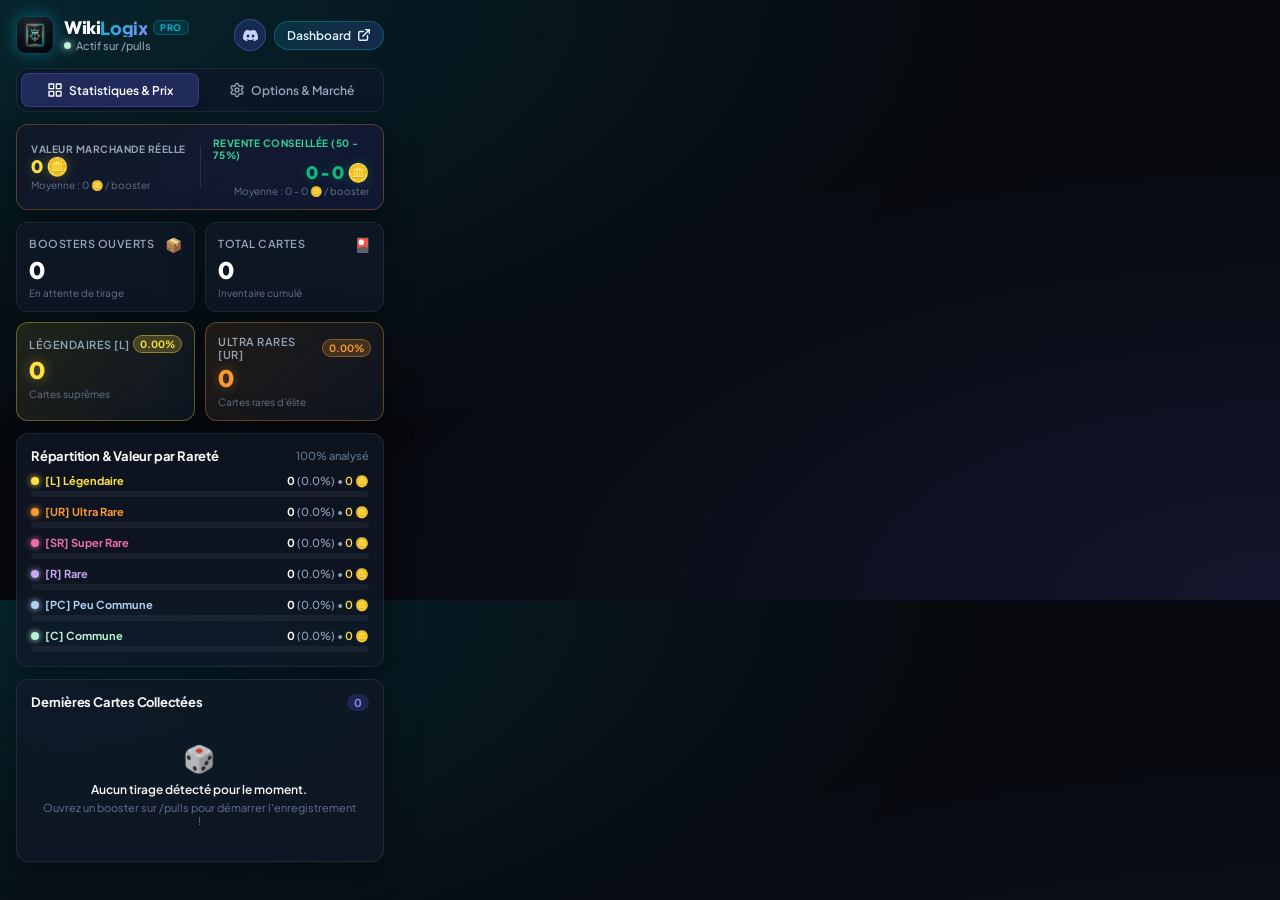
<file: extension/src/popup.html>
<!DOCTYPE html>
<html lang="fr">
<head>
  <meta charset="UTF-8">
  <meta name="viewport" content="width=device-width, initial-scale=1.0">
  <title>WikiLogix - Tracker & Prix</title>
  <link rel="stylesheet" href="popup.css">
  <link rel="preconnect" href="https://fonts.googleapis.com">
  <link rel="preconnect" href="https://fonts.gstatic.com" crossorigin>
  <link href="https://fonts.googleapis.com/css2?family=Outfit:wght@400;500;600;700;800&family=Plus+Jakarta+Sans:wght@400;500;600;700&display=swap" rel="stylesheet">
</head>
<body>
  <div class="app-container">
    <!-- Header Principal -->
    <header class="header">
      <div class="brand">
        <div class="logo-icon">
          <img src="../icons/icon128.png" alt="WikiLogix Logo" class="brand-logo-img">
        </div>
        <div class="brand-text">
          <h1>Wiki<span class="gradient-text">Logix</span> <span class="brand-badge">PRO</span></h1>
          <span class="status-badge">
            <span class="pulse-dot"></span>
            <span class="status-text">Actif sur /pulls</span>
          </span>
        </div>
      </div>
      
      <div class="header-actions">
        <a id="btn-open-discord" class="btn-discord-icon" href="https://discord.gg/wikilogix" target="_blank" title="Rejoindre notre communauté Discord">
          <svg width="15" height="15" viewBox="0 0 24 24" fill="currentColor"><path d="M20.317 4.37a19.791 19.791 0 0 0-4.885-1.515.074.074 0 0 0-.079.037c-.21.375-.444.864-.608 1.25a18.27 18.27 0 0 0-5.487 0 12.64 12.64 0 0 0-.617-1.25.077.077 0 0 0-.079-.037A19.736 19.736 0 0 0 3.677 4.37a.07.07 0 0 0-.032.027C.533 9.046-.32 13.58.099 18.057a.082.082 0 0 0 .031.057 19.9 19.9 0 0 0 5.993 3.03.078.078 0 0 0 .084-.028c.462-.63.874-1.295 1.226-1.994.021-.041.001-.09-.041-.106a13.107 13.107 0 0 1-1.872-.892.077.077 0 0 1-.008-.128 10.2 10.2 0 0 0 .372-.292.074.074 0 0 1 .077-.01c3.929 1.793 8.18 1.793 12.061 0a.074.074 0 0 1 .078.01c.12.098.246.198.373.292a.077.077 0 0 1-.006.127 12.299 12.299 0 0 1-1.873.894.077.077 0 0 0-.041.107c.36.698.772 1.362 1.225 1.993a.076.076 0 0 0 .084.028 19.839 19.839 0 0 0 6.002-3.03.077.077 0 0 0 .032-.054c.5-5.177-.838-9.674-3.549-13.66a.061.061 0 0 0-.031-.028zM8.02 15.33c-1.183 0-2.157-1.085-2.157-2.419 0-1.333.956-2.419 2.157-2.419 1.21 0 2.176 1.096 2.157 2.42 0 1.333-.956 2.418-2.157 2.418zm7.975 0c-1.183 0-2.157-1.085-2.157-2.419 0-1.333.955-2.419 2.157-2.419 1.21 0 2.176 1.096 2.157 2.42 0 1.333-.946 2.418-2.157 2.418z"/></svg>
        </a>
        <button id="btn-open-dashboard" class="btn-dashboard" title="Accéder au Dashboard WikiLogix">
          <span>Dashboard</span>
          <svg width="14" height="14" viewBox="0 0 24 24" fill="none" stroke="currentColor" stroke-width="2.5" stroke-linecap="round" stroke-linejoin="round">
            <path d="M18 13v6a2 2 0 0 1-2 2H5a2 2 0 0 1-2-2V8a2 2 0 0 1 2-2h6"></path>
            <polyline points="15 3 21 3 21 9"></polyline>
            <line x1="10" y1="14" x2="21" y2="3"></line>
          </svg>
        </button>
      </div>
    </header>

    <!-- Navigation par Onglets -->
    <nav class="nav-tabs">
      <button class="tab-btn active" data-tab="tab-dashboard" id="tab-nav-dashboard">
        <svg width="16" height="16" viewBox="0 0 24 24" fill="none" stroke="currentColor" stroke-width="2" stroke-linecap="round" stroke-linejoin="round">
          <rect x="3" y="3" width="7" height="7"></rect>
          <rect x="14" y="3" width="7" height="7"></rect>
          <rect x="14" y="14" width="7" height="7"></rect>
          <rect x="3" y="14" width="7" height="7"></rect>
        </svg>
        <span>Statistiques & Prix</span>
      </button>
      <button class="tab-btn" data-tab="tab-config" id="tab-nav-config">
        <svg width="16" height="16" viewBox="0 0 24 24" fill="none" stroke="currentColor" stroke-width="2" stroke-linecap="round" stroke-linejoin="round">
          <path d="M12.22 2h-.44a2 2 0 0 0-2 2v.18a2 2 0 0 1-1 1.73l-.43.25a2 2 0 0 1-2 0l-.15-.08a2 2 0 0 0-2.73.73l-.22.38a2 2 0 0 0 .73 2.73l.15.1a2 2 0 0 1 1 1.72v.51a2 2 0 0 1-1 1.74l-.15.09a2 2 0 0 0-.73 2.73l.22.38a2 2 0 0 0 2.73.73l.15-.08a2 2 0 0 1 2 0l.43.25a2 2 0 0 1 1 1.73V20a2 2 0 0 0 2 2h.44a2 2 0 0 0 2-2v-.18a2 2 0 0 1 1-1.73l.43-.25a2 2 0 0 1 2 0l.15.08a2 2 0 0 0 2.73-.73l.22-.39a2 2 0 0 0-.73-2.73l-.15-.08a2 2 0 0 1-1-1.74v-.5a2 2 0 0 1 1-1.74l.15-.09a2 2 0 0 0 .73-2.73l-.22-.38a2 2 0 0 0-2.73-.73l-.15.08a2 2 0 0 1-2 0l-.43-.25a2 2 0 0 1-1-1.73V4a2 2 0 0 0-2-2z"></path>
          <circle cx="12" cy="12" r="3"></circle>
        </svg>
        <span>Options & Marché</span>
      </button>
    </nav>

    <!-- Contenu Principal -->
    <main class="main-content">
      <!-- ONGLET 1: STATISTIQUES & PRIX -->
      <section id="tab-dashboard" class="tab-pane active">
        <!-- Bandeau Économique : Valeur Totale & Revente Conseillée (50-75%) -->
        <div class="financial-card glass-panel">
          <div class="financial-main">
            <div class="financial-col">
              <span class="financial-label">Valeur Marchande Réelle</span>
              <div class="financial-value gold-text" id="val-total-avg">0 🪙</div>
              <span class="financial-sub" id="val-avg-booster">Moyenne: 0 🪙 / booster</span>
            </div>
            <div class="financial-divider"></div>
            <div class="financial-col align-right">
              <span class="financial-label green-label">Revente Conseillée (50 - 75%)</span>
              <div class="financial-value green-text" id="val-total-resale">0 - 0 🪙</div>
              <span class="financial-sub" id="val-resale-booster">Moyenne: 0 - 0 🪙 / booster</span>
            </div>
          </div>
        </div>

        <!-- Grille des KPIs de Tirage -->
        <div class="kpi-grid">
          <div class="kpi-card glass-panel">
            <div class="kpi-header">
              <span class="kpi-title">Boosters Ouverts</span>
              <span class="kpi-icon">📦</span>
            </div>
            <div class="kpi-value" id="kpi-boosters">0</div>
            <span class="kpi-subtext" id="kpi-last-pull">En attente de tirage</span>
          </div>

          <div class="kpi-card glass-panel">
            <div class="kpi-header">
              <span class="kpi-title">Total Cartes</span>
              <span class="kpi-icon">🎴</span>
            </div>
            <div class="kpi-value" id="kpi-cards">0</div>
            <span class="kpi-subtext">Inventaire cumulé</span>
          </div>

          <div class="kpi-card glass-panel kpi-highlight-gold">
            <div class="kpi-header">
              <span class="kpi-title">Légendaires [L]</span>
              <span class="rarity-pill pill-gold" id="badge-rate-legendary">0.00%</span>
            </div>
            <div class="kpi-value gold-glow" id="kpi-legendary">0</div>
            <span class="kpi-subtext">Cartes suprêmes</span>
          </div>

          <div class="kpi-card glass-panel kpi-highlight-orange">
            <div class="kpi-header">
              <span class="kpi-title">Ultra Rares [UR]</span>
              <span class="rarity-pill pill-orange" id="badge-rate-ur">0.00%</span>
            </div>
            <div class="kpi-value orange-glow" id="kpi-ur">0</div>
            <span class="kpi-subtext">Cartes rares d'élite</span>
          </div>
        </div>

        <!-- Répartition par Rareté -->
        <div class="section-card glass-panel">
          <div class="section-header">
            <h3>Répartition & Valeur par Rareté</h3>
            <span class="section-subtitle" id="total-rates-counter">100% analysé</span>
          </div>
          <div class="rarity-bars" id="rarity-distribution-container"></div>
        </div>

        <!-- Derniers Tirages Récents avec Prix -->
        <div class="section-card glass-panel">
          <div class="section-header">
            <h3>Dernières Cartes Collectées</h3>
            <span class="section-badge" id="recent-count-badge">0</span>
          </div>
          <div class="recent-list" id="recent-pulls-list">
            <div class="empty-state">
              <span class="empty-icon">🎲</span>
              <p>Aucun tirage détecté pour le moment.</p>
              <span class="empty-hint">Ouvrez un booster sur /pulls pour démarrer l'enregistrement !</span>
            </div>
          </div>
        </div>
      </section>

      <!-- ONGLET 2: OPTIONS, MARCHÉ & DISCORD -->
      <section id="tab-config" class="tab-pane">
        <!-- Section Alertes & Filtres Discord -->
        <div class="section-card glass-panel discord-card">
          <div class="section-header">
            <div class="discord-header-title">
              <svg width="20" height="20" viewBox="0 0 24 24" fill="currentColor" class="discord-icon">
                <path d="M20.317 4.37a19.791 19.791 0 0 0-4.885-1.515.074.074 0 0 0-.079.037c-.21.375-.444.864-.608 1.25a18.27 18.27 0 0 0-5.487 0 12.64 12.64 0 0 0-.617-1.25.077.077 0 0 0-.079-.037A19.736 19.736 0 0 0 3.677 4.37a.07.07 0 0 0-.032.027C.533 9.046-.32 13.58.099 18.057a.082.082 0 0 0 .031.057 19.9 19.9 0 0 0 5.993 3.03.078.078 0 0 0 .084-.028c.462-.63.874-1.295 1.226-1.994.021-.041.001-.09-.041-.106a13.107 13.107 0 0 1-1.872-.892.077.077 0 0 1-.008-.128 10.2 10.2 0 0 0 .372-.292.074.074 0 0 1 .077-.01c3.929 1.793 8.18 1.793 12.061 0a.074.074 0 0 1 .078.01c.12.098.246.198.373.292a.077.077 0 0 1-.006.127 12.299 12.299 0 0 1-1.873.893.077.077 0 0 0-.041.107c.36.698.772 1.362 1.225 1.993a.076.076 0 0 0 .084.028 19.839 19.839 0 0 0 6.002-3.03.077.077 0 0 0 .032-.054c.5-5.177-.838-9.674-3.549-13.66a.061.061 0 0 0-.031-.028zM8.02 15.33c-1.183 0-2.157-1.085-2.157-2.419 0-1.333.956-2.419 2.157-2.419 1.21 0 2.176 1.096 2.157 2.42 0 1.333-.956 2.418-2.157 2.418zm7.975 0c-1.183 0-2.157-1.085-2.157-2.419 0-1.333.955-2.419 2.157-2.419 1.21 0 2.176 1.096 2.157 2.42 0 1.333-.946 2.418-2.157 2.418z"/>
              </svg>
              <h3>Alertes Discord & Routage par Fils</h3>
            </div>
            <label class="switch-toggle" title="Activer ou désactiver les alertes Discord">
              <input type="checkbox" id="discord-enabled-toggle">
              <span class="slider-round"></span>
            </label>
          </div>

          <p class="config-desc">
            Transférez automatiquement les cartes tirées dans des <strong>fils de discussion Discord spécifiques (threads)</strong> selon vos règles de rareté et vos fourchettes de prix.
          </p>

          <div class="discord-form-group">
            <div class="form-field">
              <label for="discord-webhook-url">URL du Webhook Discord Principal</label>
              <div class="input-with-action">
                <input type="url" id="discord-webhook-url" class="text-input" placeholder="https://discord.com/api/webhooks/...">
                <button type="button" id="btn-test-discord" class="btn-test-webhook" title="Tester le webhook principal">
                  <svg width="14" height="14" viewBox="0 0 24 24" fill="none" stroke="currentColor" stroke-width="2" stroke-linecap="round" stroke-linejoin="round">
                    <line x1="22" y1="2" x2="11" y2="13"></line>
                    <polygon points="22 2 15 22 11 13 2 9 22 2"></polygon>
                  </svg>
                  <span>Tester</span>
                </button>
              </div>
            </div>

            <div class="form-field">
              <label for="discord-user-id">ID Utilisateur Discord <span class="label-hint">(Optionnel, mention par défaut ex: @here ou 248109...)</span></label>
              <input type="text" id="discord-user-id" class="text-input" placeholder="Ex: 248109823098234890 ou @here">
            </div>

            <!-- Liste des Règles Multi-Filtres & Fils -->
            <div class="rules-header-row">
              <div class="rules-header-title">
                <h4>Filtres & Fils Cibles (Threads)</h4>
                <span class="rules-count-badge" id="discord-rules-count">0 règle</span>
              </div>
              <button type="button" id="btn-add-discord-rule" class="btn-add-rule" title="Ajouter un filtre avec un fil Discord spécifique">
                <svg width="13" height="13" viewBox="0 0 24 24" fill="none" stroke="currentColor" stroke-width="2.5">
                  <line x1="12" y1="5" x2="12" y2="19"></line>
                  <line x1="5" y1="12" x2="19" y2="12"></line>
                </svg>
                <span>Ajouter un Filtre</span>
              </button>
            </div>

            <div class="discord-rules-container" id="discord-rules-list">
              <!-- Les cartes de règles seront générées dynamiquement ici -->
            </div>

            <button type="button" id="btn-save-discord-config" class="btn-action primary btn-save-discord">
              <svg width="15" height="15" viewBox="0 0 24 24" fill="none" stroke="currentColor" stroke-width="2">
                <path d="M19 21H5a2 2 0 0 1-2-2V5a2 2 0 0 1 2-2h11l5 5v11a2 2 0 0 1-2 2z"></path>
                <polyline points="17 21 17 13 7 13 7 21"></polyline>
                <polyline points="7 3 7 8 15 8"></polyline>
              </svg>
              <span>Enregistrer la Configuration Discord</span>
            </button>
          </div>
        </div>

        <!-- Explication du système de prix réel -->
        <div class="section-card glass-panel">
          <div class="section-header">
            <h3>Moteur de Prix Réel Wiki-Masters</h3>
          </div>
          <p class="config-desc">
            Les prix affichés proviennent directement des <strong>cours réels du marché</strong> extraits de Wiki-Masters (Moyenne des ventes effectives). Si une carte n'a jamais été vendue ou n'a aucun cours, son estimation est fixée à <strong>0 🪙</strong>.
          </p>
        </div>

        <!-- Identifiant Extension -->
        <div class="section-card glass-panel">
          <div class="section-header">
            <h3>ID Unique de l'Extension</h3>
          </div>
          <div class="id-box">
            <code id="extension-id-display">Chargement...</code>
            <button id="btn-copy-id" class="btn-copy" title="Copier l'identifiant">
              <svg width="15" height="15" viewBox="0 0 24 24" fill="none" stroke="currentColor" stroke-width="2" stroke-linecap="round" stroke-linejoin="round">
                <rect x="9" y="9" width="13" height="13" rx="2" ry="2"></rect>
                <path d="M5 15H4a2 2 0 0 1-2-2V4a2 2 0 0 1 2-2h9a2 2 0 0 1 2 2v1"></path>
              </svg>
              <span id="copy-btn-text">Copier</span>
            </button>
          </div>
        </div>

        <!-- Actions Données -->
        <div class="section-card glass-panel">
          <div class="section-header">
            <h3>Gestion des Données</h3>
          </div>
          <div class="actions-group">
            <button id="btn-refresh-stats" class="btn-action secondary">
              <svg width="15" height="15" viewBox="0 0 24 24" fill="none" stroke="currentColor" stroke-width="2">
                <path d="M21.5 2v6h-6M21.34 15.57a10 10 0 1 1-.57-8.38l5.67-5.67"/>
              </svg>
              <span>Actualiser les Statistiques & Prix</span>
            </button>
            <button id="btn-export-json" class="btn-action secondary">
              <svg width="15" height="15" viewBox="0 0 24 24" fill="none" stroke="currentColor" stroke-width="2">
                <path d="M21 15v4a2 2 0 0 1-2 2H5a2 2 0 0 1-2-2v-4"></path>
                <polyline points="7 10 12 15 17 10"></polyline>
                <line x1="12" y1="15" x2="12" y2="3"></line>
              </svg>
              <span>Exporter l'historique (.JSON)</span>
            </button>
            <button id="btn-clear-history" class="btn-action danger">
              <svg width="15" height="15" viewBox="0 0 24 24" fill="none" stroke="currentColor" stroke-width="2">
                <polyline points="3 6 5 6 21 6"></polyline>
                <path d="M19 6v14a2 2 0 0 1-2 2H7a2 2 0 0 1-2-2V6m3 0V4a2 2 0 0 1 2-2h4a2 2 0 0 1 2 2v2"></path>
              </svg>
              <span>Vider l'Historique</span>
            </button>
          </div>
        </div>

        <div class="config-footer">
          <a href="https://discord.gg/wikilogix" target="_blank" class="footer-discord-link" id="footer-discord-link">
            💬 Rejoindre la communauté Discord
          </a>
          <span>WikiLogix v1.6.0 &bull; Prix Réels & Alertes Discord Filtrées</span>
        </div>
      </section>
    </main>

    <!-- Toast Notification Popup -->
    <div id="popup-toast" class="popup-toast hidden"></div>
  </div>

  <script type="module" src="popup.js"></script>
</body>
</html>
</file>
<file: extension/ancienne extension/style.css>
/* ==========================================================================
   WikiMasters Pro — SaaS Dark Mode Stylesheet
   ========================================================================== */

@import url('https://fonts.googleapis.com/css2?family=Inter:wght@300;400;500;600;700;800&family=Outfit:wght@400;500;600;700;800;900&display=swap');

:root {
  /* Palette de fond & surface */
  --bg-main: #07090e;
  --bg-sidebar: #0b0f17;
  --bg-card: rgba(16, 22, 34, 0.72);
  --bg-card-hover: rgba(23, 32, 48, 0.88);
  --bg-input: rgba(10, 15, 25, 0.8);
  --bg-glass: rgba(255, 255, 255, 0.03);

  /* Bordures */
  --border: rgba(255, 255, 255, 0.08);
  --border-hover: rgba(255, 255, 255, 0.18);
  --border-glow: rgba(56, 189, 248, 0.35);

  /* Accents */
  --accent-cyan: #38bdf8;
  --accent-blue: #3b82f6;
  --accent-purple: #818cf8;
  --accent-indigo: #6366f1;
  --accent-gold: #f59e0b;
  --accent-emerald: #10b981;
  --accent-rose: #f43f5e;

  /* Typographie */
  --text-main: #f8fafc;
  --text-muted: #94a3b8;
  --text-dim: #64748b;

  /* Couleurs de Rareté Officielles */
  --c-commune: #94a3b8;
  --c-peu-commune: #22c55e;
  --c-rare: #3b82f6;
  --c-super-rare: #a855f7;
  --c-ultra-rare: #f97316;
  --c-legendaire: #eab308;

  /* Dimensions */
  --sidebar-w: 260px;
  --header-h: 70px;
  --radius-lg: 16px;
  --radius-md: 10px;
  --radius-sm: 6px;
}

* {
  margin: 0;
  padding: 0;
  box-sizing: border-box;
  font-family: 'Inter', -apple-system, BlinkMacSystemFont, sans-serif;
  -webkit-font-smoothing: antialiased;
}

body {
  background: var(--bg-main);
  background-image: 
    radial-gradient(at 10% 0%, rgba(56, 189, 248, 0.07) 0px, transparent 45%),
    radial-gradient(at 90% 10%, rgba(129, 140, 248, 0.07) 0px, transparent 45%),
    radial-gradient(at 50% 100%, rgba(234, 179, 8, 0.04) 0px, transparent 50%);
  background-attachment: fixed;
  color: var(--text-main);
  min-height: 100vh;
  display: flex;
  overflow-x: hidden;
}

/* Typographie Spéciale */
h1, h2, h3, h4, .font-heading {
  font-family: 'Outfit', sans-serif;
  letter-spacing: -0.02em;
}

/* Scrollbar Custom */
::-webkit-scrollbar {
  width: 6px;
  height: 6px;
}
::-webkit-scrollbar-track {
  background: rgba(11, 15, 23, 0.5);
}
::-webkit-scrollbar-thumb {
  background: rgba(255, 255, 255, 0.15);
  border-radius: 9999px;
}
::-webkit-scrollbar-thumb:hover {
  background: rgba(56, 189, 248, 0.4);
}

/* ==========================================================================
   SIDEBAR
   ========================================================================== */
.sidebar {
  width: var(--sidebar-w);
  background: var(--bg-sidebar);
  border-right: 1px solid var(--border);
  display: flex;
  flex-direction: column;
  position: fixed;
  top: 0;
  bottom: 0;
  left: 0;
  z-index: 100;
  backdrop-filter: blur(20px);
  -webkit-backdrop-filter: blur(20px);
  transition: transform 0.3s cubic-bezier(0.4, 0, 0.2, 1);
}

.brand-area {
  height: var(--header-h);
  display: flex;
  align-items: center;
  gap: 12px;
  padding: 0 24px;
  border-bottom: 1px solid var(--border);
}

.brand-logo-wrap {
  width: 38px;
  height: 38px;
  border-radius: var(--radius-md);
  background: linear-gradient(135deg, #38bdf8 0%, #818cf8 100%);
  display: flex;
  align-items: center;
  justify-content: center;
  box-shadow: 0 0 16px rgba(56, 189, 248, 0.35);
}

.brand-logo-wrap img {
  width: 100%;
  height: 100%;
  object-fit: cover;
  border-radius: var(--radius-md);
}

.brand-title {
  font-size: 16px;
  font-weight: 800;
  background: linear-gradient(135deg, #f8fafc 0%, #cbd5e1 100%);
  -webkit-background-clip: text;
  -webkit-text-fill-color: transparent;
  display: flex;
  align-items: center;
  gap: 6px;
}

.badge-pro {
  font-size: 9px;
  font-weight: 800;
  padding: 2px 6px;
  border-radius: 9999px;
  background: linear-gradient(135deg, #38bdf8 0%, #818cf8 100%);
  color: #07090e;
  letter-spacing: 0.5px;
}

.nav-links {
  list-style: none;
  padding: 20px 14px;
  display: flex;
  flex-direction: column;
  gap: 6px;
  flex: 1;
}

.nav-item a {
  display: flex;
  align-items: center;
  gap: 12px;
  padding: 10px 14px;
  border-radius: var(--radius-md);
  color: var(--text-muted);
  text-decoration: none;
  font-size: 13.5px;
  font-weight: 600;
  transition: all 0.2s cubic-bezier(0.4, 0, 0.2, 1);
  border: 1px solid transparent;
}

.nav-item a:hover {
  color: var(--text-main);
  background: var(--bg-glass);
  border-color: var(--border);
}

.nav-item.active a {
  background: rgba(56, 189, 248, 0.1);
  color: var(--accent-cyan);
  border-color: rgba(56, 189, 248, 0.25);
  box-shadow: 0 4px 14px rgba(56, 189, 248, 0.08);
}

.nav-icon {
  font-size: 16px;
  width: 20px;
  text-align: center;
}

.sidebar-footer {
  padding: 16px 20px;
  border-top: 1px solid var(--border);
}

.sidebar-card-stat {
  background: rgba(15, 23, 42, 0.6);
  border: 1px solid var(--border);
  border-radius: var(--radius-md);
  padding: 12px;
  display: flex;
  flex-direction: column;
  gap: 6px;
}

.sidebar-card-title {
  font-size: 11px;
  color: var(--text-dim);
  font-weight: 600;
  text-transform: uppercase;
  letter-spacing: 0.5px;
}

.sidebar-card-val {
  font-size: 14px;
  font-weight: 700;
  color: var(--accent-cyan);
  display: flex;
  align-items: center;
  gap: 6px;
}

/* ==========================================================================
   MAIN CONTENT WRAPPER
   ========================================================================== */
.main-wrapper {
  margin-left: var(--sidebar-w);
  flex: 1;
  min-height: 100vh;
  display: flex;
  flex-direction: column;
  transition: margin-left 0.3s cubic-bezier(0.4, 0, 0.2, 1);
}

/* ==========================================================================
   TOP HEADER
   ========================================================================== */
.top-header {
  height: var(--header-h);
  border-bottom: 1px solid var(--border);
  background: rgba(7, 9, 14, 0.75);
  backdrop-filter: blur(16px);
  -webkit-backdrop-filter: blur(16px);
  position: sticky;
  top: 0;
  z-index: 90;
  display: flex;
  align-items: center;
  justify-content: space-between;
  padding: 0 32px;
}

.header-left {
  display: flex;
  align-items: center;
  gap: 16px;
}

.mobile-toggle-btn {
  display: none;
  background: transparent;
  border: 1px solid var(--border);
  color: var(--text-main);
  padding: 8px 10px;
  border-radius: var(--radius-sm);
  cursor: pointer;
  font-size: 16px;
}

.page-title-area h2 {
  font-size: 18px;
  font-weight: 800;
}

.page-title-area p {
  font-size: 12px;
  color: var(--text-muted);
}

.header-right {
  display: flex;
  align-items: center;
  gap: 14px;
}

.status-pill {
  display: flex;
  align-items: center;
  gap: 7px;
  padding: 6px 12px;
  border-radius: 9999px;
  font-size: 11.5px;
  font-weight: 700;
  background: rgba(16, 185, 129, 0.12);
  color: #34d399;
  border: 1px solid rgba(16, 185, 129, 0.25);
}

.status-pill.paused {
  background: rgba(245, 158, 11, 0.12);
  color: #fbbf24;
  border-color: rgba(245, 158, 11, 0.25);
}

.status-pill.offline {
  background: rgba(148, 163, 184, 0.12);
  color: #94a3b8;
  border-color: rgba(148, 163, 184, 0.25);
}

.status-dot-pulse {
  width: 7px;
  height: 7px;
  border-radius: 50%;
  background: currentColor;
  box-shadow: 0 0 8px currentColor;
  animation: pulse 2s infinite ease-in-out;
}

@keyframes pulse {
  0%, 100% { transform: scale(1); opacity: 1; }
  50% { transform: scale(1.3); opacity: 0.6; }
}

.balance-chip {
  display: flex;
  align-items: center;
  gap: 8px;
  background: rgba(234, 179, 8, 0.1);
  border: 1px solid rgba(234, 179, 8, 0.25);
  padding: 6px 14px;
  border-radius: 9999px;
  font-size: 12.5px;
  font-weight: 800;
  color: #fbbf24;
}

.header-action-btn {
  display: flex;
  align-items: center;
  gap: 6px;
  padding: 7px 14px;
  border-radius: var(--radius-md);
  background: var(--bg-card);
  border: 1px solid var(--border);
  color: var(--text-main);
  font-size: 12px;
  font-weight: 600;
  cursor: pointer;
  transition: all 0.2s;
}

.header-action-btn:hover {
  background: var(--bg-card-hover);
  border-color: var(--border-hover);
  transform: translateY(-1px);
}

/* ==========================================================================
   CONTENT CONTAINERS & TABS
   ========================================================================== */
.content-area {
  padding: 28px 32px 60px;
  flex: 1;
}

.dashboard-section {
  display: none;
  animation: fadeIn 0.3s ease;
}

.dashboard-section.active {
  display: block;
}

@keyframes fadeIn {
  from { opacity: 0; transform: translateY(6px); }
  to { opacity: 1; transform: translateY(0); }
}

/* ==========================================================================
   KPI CARDS GRID
   ========================================================================== */
.kpi-grid {
  display: grid;
  grid-template-columns: repeat(4, 1fr);
  gap: 16px;
  margin-bottom: 24px;
}

.kpi-card {
  background: var(--bg-card);
  backdrop-filter: blur(16px);
  -webkit-backdrop-filter: blur(16px);
  border: 1px solid var(--border);
  border-radius: var(--radius-lg);
  padding: 18px 20px;
  display: flex;
  flex-direction: column;
  gap: 10px;
  position: relative;
  overflow: hidden;
  transition: all 0.25s cubic-bezier(0.4, 0, 0.2, 1);
  box-shadow: 0 8px 24px rgba(0, 0, 0, 0.25);
}

.kpi-card:hover {
  border-color: var(--border-hover);
  transform: translateY(-2px);
  box-shadow: 0 12px 30px rgba(0, 0, 0, 0.35);
}

.kpi-card::before {
  content: '';
  position: absolute;
  top: 0;
  left: 0;
  right: 0;
  height: 2px;
  background: linear-gradient(90deg, transparent, var(--card-accent, var(--accent-cyan)), transparent);
  opacity: 0.8;
}

.kpi-header {
  display: flex;
  align-items: center;
  justify-content: space-between;
}

.kpi-title {
  font-size: 12px;
  font-weight: 600;
  color: var(--text-muted);
  text-transform: uppercase;
  letter-spacing: 0.5px;
}

.kpi-icon-wrap {
  width: 32px;
  height: 32px;
  border-radius: var(--radius-sm);
  display: flex;
  align-items: center;
  justify-content: center;
  font-size: 15px;
  background: rgba(255, 255, 255, 0.05);
  border: 1px solid var(--border);
}

.kpi-value-row {
  display: flex;
  align-items: baseline;
  gap: 8px;
}

.kpi-value {
  font-size: 26px;
  font-weight: 900;
  letter-spacing: -0.03em;
  font-family: 'Outfit', sans-serif;
  color: var(--text-main);
}

.kpi-subtext {
  font-size: 11px;
  color: var(--text-dim);
  display: flex;
  align-items: center;
  gap: 4px;
}

.kpi-badge-positive {
  color: var(--accent-emerald);
  font-weight: 700;
}

/* Variantes KPI */
.kpi-packs { --card-accent: var(--accent-cyan); }
.kpi-value-card { --card-accent: var(--accent-gold); }
.kpi-drops { --card-accent: var(--accent-purple); }
.kpi-roi { --card-accent: var(--accent-emerald); }

/* ==========================================================================
   DASHBOARD CHARTS ROW
   ========================================================================== */
.charts-grid-row {
  display: grid;
  grid-template-columns: 2fr 1.1fr;
  gap: 20px;
  margin-bottom: 24px;
}

.glass-panel {
  background: var(--bg-card);
  backdrop-filter: blur(16px);
  -webkit-backdrop-filter: blur(16px);
  border: 1px solid var(--border);
  border-radius: var(--radius-lg);
  padding: 20px 24px;
  display: flex;
  flex-direction: column;
  position: relative;
  box-shadow: 0 8px 24px rgba(0, 0, 0, 0.25);
}

.panel-header {
  display: flex;
  align-items: center;
  justify-content: space-between;
  margin-bottom: 18px;
}

.panel-title-area h3 {
  font-size: 15px;
  font-weight: 800;
  display: flex;
  align-items: center;
  gap: 8px;
}

.panel-subtitle {
  font-size: 11.5px;
  color: var(--text-muted);
  margin-top: 2px;
}

.canvas-chart-wrap {
  width: 100%;
  height: 240px;
  position: relative;
}

.canvas-chart-wrap canvas {
  width: 100% !important;
  height: 100% !important;
  display: block;
}

/* Donut Chart Legend */
.donut-chart-container {
  display: flex;
  flex-direction: column;
  align-items: center;
  gap: 16px;
}

.donut-legend {
  display: grid;
  grid-template-columns: 1fr 1fr;
  gap: 8px 14px;
  width: 100%;
}

.legend-item {
  display: flex;
  align-items: center;
  justify-content: space-between;
  font-size: 11px;
  color: var(--text-muted);
  padding: 4px 6px;
  border-radius: var(--radius-sm);
  background: rgba(15, 23, 42, 0.5);
  border: 1px solid var(--border);
}

.legend-color-dot {
  width: 8px;
  height: 8px;
  border-radius: 50%;
  display: inline-block;
  margin-right: 6px;
}

.legend-count {
  font-weight: 800;
  color: var(--text-main);
}

/* ==========================================================================
   LEADERBOARD & BOTTOM GRID
   ========================================================================== */
.bottom-grid-row {
  display: grid;
  grid-template-columns: 1.3fr 1.7fr;
  gap: 20px;
}

.top-cards-list {
  display: flex;
  flex-direction: column;
  gap: 8px;
  max-height: 290px;
  overflow-y: auto;
}

.top-card-item {
  display: flex;
  align-items: center;
  gap: 12px;
  background: rgba(15, 23, 42, 0.6);
  border: 1px solid var(--border);
  border-radius: var(--radius-md);
  padding: 8px 12px;
  transition: all 0.2s;
  cursor: pointer;
}

.top-card-item:hover {
  background: var(--bg-card-hover);
  border-color: var(--border-hover);
  transform: translateX(2px);
}

.top-rank-badge {
  width: 22px;
  height: 22px;
  border-radius: 50%;
  background: rgba(255, 255, 255, 0.08);
  display: flex;
  align-items: center;
  justify-content: center;
  font-size: 11px;
  font-weight: 800;
  color: var(--text-muted);
}

.top-rank-badge.rank-1 { background: rgba(234, 179, 8, 0.25); color: #fbbf24; border: 1px solid rgba(234, 179, 8, 0.4); }
.top-rank-badge.rank-2 { background: rgba(148, 163, 184, 0.2); color: #e2e8f0; }
.top-rank-badge.rank-3 { background: rgba(180, 83, 9, 0.2); color: #f59e0b; }

.top-card-img-wrap {
  width: 36px;
  height: 36px;
  border-radius: var(--radius-sm);
  background: #000;
  overflow: hidden;
  flex-shrink: 0;
  border: 1px solid var(--border);
}

.top-card-img {
  width: 100%;
  height: 100%;
  object-fit: cover;
}

.top-card-info {
  flex: 1;
  min-width: 0;
}

.top-card-name {
  font-size: 12px;
  font-weight: 700;
  color: var(--text-main);
  white-space: nowrap;
  overflow: hidden;
  text-overflow: ellipsis;
}

.top-card-rarity {
  font-size: 10px;
  font-weight: 600;
  display: inline-block;
  margin-top: 1px;
}

.top-card-price {
  font-size: 13px;
  font-weight: 800;
  color: var(--accent-gold);
  text-align: right;
  white-space: nowrap;
}

/* ==========================================================================
   FILTERS & FULL HISTORY TABLE (SECTION 2)
   ========================================================================== */
.table-controls-bar {
  display: flex;
  align-items: center;
  justify-content: space-between;
  gap: 16px;
  margin-bottom: 16px;
  flex-wrap: wrap;
}

.search-box-wrap {
  position: relative;
  flex: 1;
  max-width: 320px;
}

.search-input {
  width: 100%;
  background: var(--bg-input);
  border: 1px solid var(--border);
  border-radius: var(--radius-md);
  padding: 8px 12px 8px 34px;
  font-size: 12.5px;
  color: var(--text-main);
  outline: none;
  transition: all 0.2s;
}

.search-input:focus {
  border-color: var(--accent-cyan);
  box-shadow: 0 0 0 2px rgba(56, 189, 248, 0.15);
}

.search-icon {
  position: absolute;
  left: 11px;
  top: 50%;
  transform: translateY(-50%);
  font-size: 13px;
  color: var(--text-dim);
}

.filter-pills-row {
  display: flex;
  gap: 6px;
  flex-wrap: wrap;
}

.filter-pill {
  padding: 6px 12px;
  border-radius: 9999px;
  font-size: 11px;
  font-weight: 700;
  background: var(--bg-card);
  border: 1px solid var(--border);
  color: var(--text-muted);
  cursor: pointer;
  transition: all 0.2s;
}

.filter-pill:hover {
  color: var(--text-main);
  border-color: var(--border-hover);
}

.filter-pill.active {
  background: rgba(56, 189, 248, 0.15);
  color: var(--accent-cyan);
  border-color: rgba(56, 189, 248, 0.35);
}

/* Tableau Moderne */
.table-responsive {
  width: 100%;
  overflow-x: auto;
  border-radius: var(--radius-md);
  border: 1px solid var(--border);
  background: rgba(11, 15, 23, 0.6);
}

.data-table {
  width: 100%;
  border-collapse: collapse;
  text-align: left;
  font-size: 12.5px;
}

.data-table th {
  background: rgba(15, 23, 42, 0.85);
  padding: 12px 16px;
  font-size: 11px;
  font-weight: 700;
  text-transform: uppercase;
  letter-spacing: 0.5px;
  color: var(--text-muted);
  border-bottom: 1px solid var(--border);
  white-space: nowrap;
}

.data-table td {
  padding: 10px 16px;
  border-bottom: 1px solid rgba(255, 255, 255, 0.04);
  color: var(--text-main);
  vertical-align: middle;
}

.data-table tr:hover td {
  background: rgba(255, 255, 255, 0.02);
}

.card-cell-info {
  display: flex;
  align-items: center;
  gap: 10px;
}

.card-cell-img {
  width: 32px;
  height: 32px;
  border-radius: var(--radius-sm);
  background: #000;
  object-fit: cover;
  border: 1px solid var(--border);
}

.card-cell-title {
  font-weight: 700;
  color: #fff;
}

.badge-rarity {
  display: inline-flex;
  align-items: center;
  gap: 4px;
  padding: 3px 8px;
  border-radius: 9999px;
  font-size: 10px;
  font-weight: 800;
  letter-spacing: 0.2px;
}

.r-commune { background: rgba(148, 163, 184, 0.12); color: var(--c-commune); border: 1px solid rgba(148, 163, 184, 0.25); }
.r-peu-commune { background: rgba(34, 197, 94, 0.12); color: var(--c-peu-commune); border: 1px solid rgba(34, 197, 94, 0.25); }
.r-rare { background: rgba(59, 130, 246, 0.12); color: var(--c-rare); border: 1px solid rgba(59, 130, 246, 0.25); }
.r-super-rare { background: rgba(168, 85, 247, 0.12); color: var(--c-super-rare); border: 1px solid rgba(168, 85, 247, 0.25); }
.r-ultra-rare { background: rgba(249, 115, 22, 0.12); color: var(--c-ultra-rare); border: 1px solid rgba(249, 115, 22, 0.25); }
.r-legendaire { background: rgba(234, 179, 8, 0.15); color: var(--c-legendaire); border: 1px solid rgba(234, 179, 8, 0.35); box-shadow: 0 0 10px rgba(234, 179, 8, 0.15); }

.price-tag-gold {
  font-weight: 800;
  color: var(--accent-gold);
}

.pagination-row {
  display: flex;
  align-items: center;
  justify-content: space-between;
  margin-top: 14px;
  font-size: 12px;
  color: var(--text-muted);
}

.pagination-btns {
  display: flex;
  gap: 6px;
}

.page-btn {
  padding: 5px 10px;
  background: var(--bg-card);
  border: 1px solid var(--border);
  border-radius: var(--radius-sm);
  color: var(--text-main);
  font-size: 11.5px;
  font-weight: 600;
  cursor: pointer;
  transition: all 0.2s;
}

.page-btn:hover:not(:disabled) {
  border-color: var(--border-hover);
  background: var(--bg-card-hover);
}

.page-btn:disabled {
  opacity: 0.35;
  cursor: not-allowed;
}

/* ==========================================================================
   IMPORT / EXPORT & DATA MANAGEMENT (SECTION 4)
   ========================================================================== */
.data-tools-grid {
  display: grid;
  grid-template-columns: 1fr 1fr;
  gap: 20px;
}

.dropzone-area {
  border: 2px dashed var(--border);
  border-radius: var(--radius-lg);
  padding: 30px 20px;
  text-align: center;
  background: rgba(15, 23, 42, 0.4);
  cursor: pointer;
  transition: all 0.2s;
  display: flex;
  flex-direction: column;
  align-items: center;
  gap: 10px;
}

.dropzone-area:hover, .dropzone-area.dragover {
  border-color: var(--accent-cyan);
  background: rgba(56, 189, 248, 0.05);
}

.dropzone-icon {
  font-size: 36px;
  color: var(--accent-cyan);
}

.raw-json-textarea {
  width: 100%;
  height: 120px;
  background: var(--bg-input);
  border: 1px solid var(--border);
  border-radius: var(--radius-md);
  padding: 10px;
  font-family: monospace;
  font-size: 11px;
  color: #cbd5e1;
  outline: none;
  resize: vertical;
  margin-top: 10px;
}

.raw-json-textarea:focus {
  border-color: var(--accent-purple);
}

.actions-row-grid {
  display: flex;
  gap: 10px;
  margin-top: 12px;
}

.btn-primary {
  padding: 9px 16px;
  background: linear-gradient(135deg, #0284c7 0%, #38bdf8 100%);
  border: none;
  border-radius: var(--radius-md);
  color: #07090e;
  font-size: 12px;
  font-weight: 800;
  cursor: pointer;
  display: inline-flex;
  align-items: center;
  gap: 6px;
  box-shadow: 0 4px 14px rgba(56, 189, 248, 0.3);
  transition: all 0.2s;
}

.btn-primary:hover {
  box-shadow: 0 6px 20px rgba(56, 189, 248, 0.45);
  transform: translateY(-1px);
}

.btn-secondary {
  padding: 9px 16px;
  background: var(--bg-card);
  border: 1px solid var(--border);
  border-radius: var(--radius-md);
  color: var(--text-main);
  font-size: 12px;
  font-weight: 700;
  cursor: pointer;
  display: inline-flex;
  align-items: center;
  gap: 6px;
  transition: all 0.2s;
}

.btn-secondary:hover {
  background: var(--bg-card-hover);
  border-color: var(--border-hover);
}

.btn-danger-soft {
  padding: 9px 16px;
  background: rgba(244, 63, 94, 0.12);
  border: 1px solid rgba(244, 63, 94, 0.25);
  border-radius: var(--radius-md);
  color: #fb7185;
  font-size: 12px;
  font-weight: 700;
  cursor: pointer;
  transition: all 0.2s;
}

.btn-danger-soft:hover {
  background: rgba(244, 63, 94, 0.2);
  border-color: rgba(244, 63, 94, 0.4);
}

/* ==========================================================================
   MODALE DE DÉTAIL DE CARTE
   ========================================================================== */
.modal-backdrop {
  position: fixed;
  inset: 0;
  background: rgba(0, 0, 0, 0.75);
  backdrop-filter: blur(12px);
  -webkit-backdrop-filter: blur(12px);
  z-index: 999;
  display: flex;
  align-items: center;
  justify-content: center;
  padding: 20px;
  opacity: 0;
  pointer-events: none;
  transition: opacity 0.25s ease;
}

.modal-backdrop.open {
  opacity: 1;
  pointer-events: auto;
}

.card-modal-content {
  background: #0f172a;
  border: 1px solid rgba(255, 255, 255, 0.15);
  border-radius: var(--radius-lg);
  width: 100%;
  max-width: 440px;
  padding: 24px;
  position: relative;
  box-shadow: 0 20px 50px rgba(0, 0, 0, 0.6);
  transform: scale(0.95);
  transition: transform 0.25s cubic-bezier(0.4, 0, 0.2, 1);
}

.modal-backdrop.open .card-modal-content {
  transform: scale(1);
}

.modal-close-btn {
  position: absolute;
  top: 14px;
  right: 14px;
  background: rgba(255, 255, 255, 0.08);
  border: 1px solid var(--border);
  color: var(--text-muted);
  width: 28px;
  height: 28px;
  border-radius: 50%;
  cursor: pointer;
  display: flex;
  align-items: center;
  justify-content: center;
  font-size: 14px;
  transition: all 0.2s;
}

.modal-close-btn:hover {
  background: rgba(244, 63, 94, 0.2);
  color: #fb7185;
}

.modal-card-display {
  display: flex;
  gap: 16px;
  align-items: center;
  margin-bottom: 20px;
}

.modal-card-img {
  width: 90px;
  height: 90px;
  border-radius: var(--radius-md);
  object-fit: cover;
  background: #000;
  border: 1px solid var(--border);
}

.modal-card-details h3 {
  font-size: 17px;
  font-weight: 800;
}

.modal-grid-prices {
  display: grid;
  grid-template-columns: 1fr 1fr;
  gap: 8px;
  background: rgba(15, 23, 42, 0.7);
  border: 1px solid var(--border);
  border-radius: var(--radius-md);
  padding: 12px;
  margin-top: 12px;
}

.price-item-box {
  display: flex;
  flex-direction: column;
  gap: 2px;
}

.price-item-label {
  font-size: 10px;
  color: var(--text-dim);
  font-weight: 700;
  text-transform: uppercase;
}

.price-item-val {
  font-size: 14px;
  font-weight: 800;
  color: var(--text-main);
}

/* ==========================================================================
   RESPONSIVE DESIGN (MEDIA QUERIES)
   ========================================================================== */
@media (max-width: 1024px) {
  .kpi-grid {
    grid-template-columns: repeat(2, 1fr);
  }
  .charts-grid-row {
    grid-template-columns: 1fr;
  }
  .bottom-grid-row {
    grid-template-columns: 1fr;
  }
  .data-tools-grid {
    grid-template-columns: 1fr;
  }
}

@media (max-width: 768px) {
  .sidebar {
    transform: translateX(-100%);
  }
  .sidebar.mobile-open {
    transform: translateX(0);
  }
  .main-wrapper {
    margin-left: 0;
  }
  .mobile-toggle-btn {
    display: block;
  }
  .top-header {
    padding: 0 16px;
  }
  .content-area {
    padding: 20px 16px 40px;
  }
  .kpi-grid {
    grid-template-columns: 1fr;
  }
}
</file>
<file: extension/src/popup.css>
/* ==========================================================================
   WikiLogix - Styles Modernes avec Palette Officielle & Moteur Économique
   ========================================================================== */

:root {
  --bg-primary: #090d16;
  --bg-secondary: #0f172a;
  --bg-panel: rgba(17, 24, 39, 0.75);
  --bg-panel-hover: rgba(30, 41, 59, 0.85);
  --border-color: rgba(255, 255, 255, 0.08);
  --border-glow: rgba(99, 102, 241, 0.3);

  --accent-primary: #6366f1;
  --accent-primary-hover: #4f46e5;
  --accent-secondary: #818cf8;
  
  /* Palette Officielle Wiki-Masters */
  --color-rarity-c: #b8f2d5;
  --color-rarity-pc: #b1cff2;
  --color-rarity-r: #c6a7f2;
  --color-rarity-sr: #ed6fa3;
  --color-rarity-ur: #fa9931;
  --color-rarity-l: #ffe144;

  --text-main: #f8fafc;
  --text-muted: #94a3b8;
  --text-dim: #64748b;

  --radius-sm: 8px;
  --radius-md: 12px;
  --radius-lg: 16px;
  --radius-full: 9999px;

  --shadow-panel: 0 8px 32px 0 rgba(0, 0, 0, 0.37);
  --transition-fast: all 0.2s cubic-bezier(0.4, 0, 0.2, 1);
}

/* Reset & Base */
* {
  margin: 0;
  padding: 0;
  box-sizing: border-box;
  font-family: 'Plus Jakarta Sans', -apple-system, BlinkMacSystemFont, "Segoe UI", Roboto, sans-serif;
}

body {
  width: 400px;
  min-height: 540px;
  max-height: 600px;
  background-color: #07090e;
  background-image: 
    radial-gradient(at 0% 0%, rgba(6, 182, 212, 0.16) 0px, transparent 55%),
    radial-gradient(at 100% 100%, rgba(99, 102, 241, 0.14) 0px, transparent 55%);
  color: var(--text-main);
  overflow-x: hidden;
  overflow-y: auto;
}

/* Scrollbar Personnalisée */
::-webkit-scrollbar {
  width: 5px;
}
::-webkit-scrollbar-track {
  background: rgba(0, 0, 0, 0.1);
}
::-webkit-scrollbar-thumb {
  background: rgba(255, 255, 255, 0.15);
  border-radius: 4px;
}
::-webkit-scrollbar-thumb:hover {
  background: var(--accent-primary);
}

.app-container {
  display: flex;
  flex-direction: column;
  padding: 16px;
  gap: 12px;
}

/* Panneaux Glassmorphism */
.glass-panel {
  background: var(--bg-panel);
  backdrop-filter: blur(16px);
  -webkit-backdrop-filter: blur(16px);
  border: 1px solid var(--border-color);
  border-radius: var(--radius-md);
  box-shadow: var(--shadow-panel);
}

/* Header */
.header {
  display: flex;
  justify-content: space-between;
  align-items: center;
  padding-bottom: 2px;
}

.brand {
  display: flex;
  align-items: center;
  gap: 10px;
}

.logo-icon {
  width: 38px;
  height: 38px;
  border-radius: 10px;
  display: flex;
  align-items: center;
  justify-content: center;
  overflow: hidden;
  box-shadow: 0 0 16px rgba(6, 182, 212, 0.4);
  border: 1px solid rgba(6, 182, 212, 0.35);
  background: #080c16;
  flex-shrink: 0;
  transition: transform 0.25s ease, box-shadow 0.25s ease;
}

.logo-icon:hover {
  transform: scale(1.06);
  box-shadow: 0 0 22px rgba(6, 182, 212, 0.6);
  border-color: rgba(6, 182, 212, 0.6);
}

.logo-icon .brand-logo-img {
  width: 100%;
  height: 100%;
  object-fit: cover;
  display: block;
}

.brand-text h1 {
  font-family: 'Outfit', sans-serif;
  font-size: 18px;
  font-weight: 800;
  letter-spacing: -0.4px;
  line-height: 1.1;
  display: flex;
  align-items: center;
}

.gradient-text {
  background: linear-gradient(135deg, #06b6d4 0%, #818cf8 100%);
  -webkit-background-clip: text;
  -webkit-text-fill-color: transparent;
}

.brand-badge {
  font-size: 9px;
  font-weight: 700;
  padding: 2px 6px;
  background: rgba(6, 182, 212, 0.12);
  color: #06b6d4;
  border: 1px solid rgba(6, 182, 212, 0.3);
  border-radius: 6px;
  margin-left: 6px;
  letter-spacing: 0.5px;
  line-height: 1;
}

.status-badge {
  display: flex;
  align-items: center;
  gap: 5px;
  margin-top: 2px;
}

.pulse-dot {
  width: 7px;
  height: 7px;
  background-color: var(--color-rarity-c);
  border-radius: 50%;
  box-shadow: 0 0 8px var(--color-rarity-c);
  animation: pulseAnimation 2s infinite;
}

@keyframes pulseAnimation {
  0% { transform: scale(0.95); box-shadow: 0 0 0 0 rgba(184, 242, 213, 0.7); }
  70% { transform: scale(1); box-shadow: 0 0 0 6px rgba(184, 242, 213, 0); }
  100% { transform: scale(0.95); box-shadow: 0 0 0 0 rgba(184, 242, 213, 0); }
}

.status-text {
  font-size: 11px;
  color: var(--text-muted);
  font-weight: 500;
}

/* Header Actions */
.header-actions {
  display: flex;
  align-items: center;
  gap: 8px;
}

.btn-discord-icon {
  display: flex;
  align-items: center;
  justify-content: center;
  width: 32px;
  height: 32px;
  border-radius: var(--radius-full);
  background: rgba(88, 101, 242, 0.2);
  border: 1px solid rgba(88, 101, 242, 0.45);
  color: #c7d2fe;
  text-decoration: none;
  transition: var(--transition-fast);
}

.btn-discord-icon:hover {
  background: #5865F2;
  color: #ffffff;
  border-color: #5865F2;
  transform: translateY(-1px);
  box-shadow: 0 4px 14px rgba(88, 101, 242, 0.45);
}

/* Bouton Dashboard Header */
.btn-dashboard {
  display: flex;
  align-items: center;
  gap: 6px;
  background: linear-gradient(135deg, rgba(6, 182, 212, 0.15) 0%, rgba(99, 102, 241, 0.2) 100%);
  border: 1px solid rgba(6, 182, 212, 0.35);
  color: #e0f2fe;
  padding: 6px 12px;
  border-radius: var(--radius-full);
  font-size: 12px;
  font-weight: 600;
  cursor: pointer;
  transition: var(--transition-fast);
}

.btn-dashboard:hover {
  background: linear-gradient(135deg, #06b6d4 0%, #6366f1 100%);
  color: #ffffff;
  border-color: #06b6d4;
  transform: translateY(-1px);
  box-shadow: 0 4px 15px rgba(6, 182, 212, 0.35);
}

.footer-discord-link {
  display: inline-flex;
  align-items: center;
  justify-content: center;
  gap: 6px;
  color: #a5b4fc;
  font-size: 11px;
  font-weight: 600;
  text-decoration: none;
  margin-bottom: 6px;
  padding: 5px 12px;
  border-radius: var(--radius-sm);
  background: rgba(88, 101, 242, 0.12);
  border: 1px solid rgba(88, 101, 242, 0.3);
  transition: var(--transition-fast);
}

.footer-discord-link:hover {
  background: #5865F2;
  color: #ffffff;
  border-color: #5865F2;
  box-shadow: 0 0 12px rgba(88, 101, 242, 0.4);
}

/* Onglets de Navigation */
.nav-tabs {
  display: flex;
  background: rgba(15, 23, 42, 0.6);
  padding: 4px;
  border-radius: var(--radius-md);
  border: 1px solid var(--border-color);
  gap: 4px;
}

.tab-btn {
  flex: 1;
  display: flex;
  align-items: center;
  justify-content: center;
  gap: 6px;
  background: transparent;
  border: none;
  color: var(--text-muted);
  padding: 8px 12px;
  border-radius: var(--radius-sm);
  font-size: 12px;
  font-weight: 600;
  cursor: pointer;
  transition: var(--transition-fast);
}

.tab-btn.active {
  background: rgba(99, 102, 241, 0.25);
  color: #ffffff;
  border: 1px solid rgba(99, 102, 241, 0.3);
  box-shadow: 0 2px 8px rgba(0, 0, 0, 0.2);
}

.tab-btn:hover:not(.active) {
  color: var(--text-main);
  background: rgba(255, 255, 255, 0.04);
}

/* Conteneur des vues */
.main-content {
  display: flex;
  flex-direction: column;
}

.tab-pane {
  display: none;
  flex-direction: column;
  gap: 12px;
  animation: fadeIn 0.25s ease-in-out;
}

.tab-pane.active {
  display: flex;
}

@keyframes fadeIn {
  from { opacity: 0; transform: translateY(4px); }
  to { opacity: 1; transform: translateY(0); }
}

/* BANDEAU ÉCONOMIQUE */
.financial-card {
  padding: 12px 14px;
  background: linear-gradient(135deg, rgba(17, 24, 39, 0.9) 0%, rgba(30, 27, 75, 0.5) 100%);
  border: 1px solid rgba(250, 153, 49, 0.3);
}

.financial-main {
  display: flex;
  align-items: center;
  justify-content: space-between;
}

.financial-col {
  flex: 1;
  display: flex;
  flex-direction: column;
  gap: 2px;
}

.financial-col.align-right {
  align-items: flex-end;
}

.financial-divider {
  width: 1px;
  height: 42px;
  background: rgba(255, 255, 255, 0.1);
  margin: 0 12px;
}

.financial-label {
  font-size: 10px;
  font-weight: 700;
  text-transform: uppercase;
  color: var(--text-muted);
  letter-spacing: 0.5px;
}

.green-label {
  color: #34d399;
}

.financial-value {
  font-family: 'Outfit', sans-serif;
  font-size: 18px;
  font-weight: 800;
  line-height: 1.1;
}

.gold-text {
  color: #ffe144;
  text-shadow: 0 0 12px rgba(255, 225, 68, 0.3);
}

.green-text {
  color: #10b981;
  text-shadow: 0 0 12px rgba(16, 185, 129, 0.3);
}

.financial-sub {
  font-size: 10px;
  color: var(--text-dim);
}

/* Grille des KPIs */
.kpi-grid {
  display: grid;
  grid-template-columns: repeat(2, 1fr);
  gap: 10px;
}

.kpi-card {
  padding: 12px;
  display: flex;
  flex-direction: column;
  gap: 4px;
  position: relative;
  transition: var(--transition-fast);
}

.kpi-card:hover {
  transform: translateY(-2px);
  border-color: rgba(255, 255, 255, 0.15);
}

.kpi-header {
  display: flex;
  justify-content: space-between;
  align-items: center;
}

.kpi-title {
  font-size: 11px;
  font-weight: 600;
  color: var(--text-muted);
  text-transform: uppercase;
  letter-spacing: 0.5px;
}

.kpi-icon {
  font-size: 14px;
}

.kpi-value {
  font-family: 'Outfit', sans-serif;
  font-size: 24px;
  font-weight: 800;
  line-height: 1.1;
  color: #ffffff;
}

.kpi-subtext {
  font-size: 10px;
  color: var(--text-dim);
}

/* Highlights KPI */
.kpi-highlight-gold {
  border-color: rgba(255, 225, 68, 0.35);
  background: linear-gradient(135deg, rgba(255, 225, 68, 0.1) 0%, rgba(17, 24, 39, 0.8) 100%);
}

.gold-glow {
  color: var(--color-rarity-l);
  text-shadow: 0 0 12px rgba(255, 225, 68, 0.4);
}

.kpi-highlight-orange {
  border-color: rgba(250, 153, 49, 0.35);
  background: linear-gradient(135deg, rgba(250, 153, 49, 0.1) 0%, rgba(17, 24, 39, 0.8) 100%);
}

.orange-glow {
  color: var(--color-rarity-ur);
  text-shadow: 0 0 12px rgba(250, 153, 49, 0.4);
}

.rarity-pill {
  font-size: 10px;
  font-weight: 700;
  padding: 2px 6px;
  border-radius: var(--radius-full);
}

.pill-gold {
  background: rgba(255, 225, 68, 0.2);
  color: var(--color-rarity-l);
  border: 1px solid rgba(255, 225, 68, 0.4);
}

.pill-orange {
  background: rgba(250, 153, 49, 0.2);
  color: var(--color-rarity-ur);
  border: 1px solid rgba(250, 153, 49, 0.4);
}

/* Sections Standards */
.section-card {
  padding: 14px;
  display: flex;
  flex-direction: column;
  gap: 10px;
}

.section-header {
  display: flex;
  justify-content: space-between;
  align-items: center;
}

.section-header h3 {
  font-size: 13px;
  font-weight: 700;
  color: var(--text-main);
  letter-spacing: -0.2px;
}

.section-subtitle {
  font-size: 11px;
  color: var(--text-dim);
  font-weight: 500;
}

.section-badge {
  background: rgba(99, 102, 241, 0.2);
  color: var(--accent-secondary);
  font-size: 11px;
  font-weight: 700;
  padding: 2px 7px;
  border-radius: var(--radius-full);
}

/* Barres de Rareté */
.rarity-bars {
  display: flex;
  flex-direction: column;
  gap: 8px;
}

.rarity-row {
  display: flex;
  flex-direction: column;
  gap: 3px;
}

.rarity-info {
  display: flex;
  justify-content: space-between;
  font-size: 11px;
  font-weight: 500;
}

.rarity-label-group {
  display: flex;
  align-items: center;
  gap: 6px;
}

.rarity-indicator {
  width: 8px;
  height: 8px;
  border-radius: 50%;
}

.rarity-count-rate {
  color: var(--text-muted);
  font-size: 11px;
}

.progress-track {
  width: 100%;
  height: 6px;
  background: rgba(255, 255, 255, 0.05);
  border-radius: 3px;
  overflow: hidden;
}

.progress-fill {
  height: 100%;
  border-radius: 3px;
  transition: width 0.6s cubic-bezier(0.4, 0, 0.2, 1);
}

/* Liste des Récents */
.recent-list {
  max-height: 150px;
  overflow-y: auto;
  display: flex;
  flex-direction: column;
  gap: 6px;
  padding-right: 2px;
}

.recent-item {
  display: flex;
  align-items: center;
  justify-content: space-between;
  padding: 8px 10px;
  background: rgba(255, 255, 255, 0.03);
  border-radius: var(--radius-sm);
  border: 1px solid rgba(255, 255, 255, 0.04);
  transition: var(--transition-fast);
}

.recent-item:hover {
  background: rgba(255, 255, 255, 0.06);
  border-color: rgba(255, 255, 255, 0.1);
}

.recent-card-info {
  display: flex;
  flex-direction: column;
  gap: 2px;
  min-width: 0;
}

.recent-card-name {
  font-size: 12px;
  font-weight: 600;
  color: var(--text-main);
  white-space: nowrap;
  overflow: hidden;
  text-overflow: ellipsis;
  max-width: 200px;
}

.recent-card-prices {
  display: flex;
  align-items: center;
  gap: 6px;
  font-size: 10px;
}

.price-pill-avg {
  color: #ffe144;
  font-weight: 600;
}

.price-pill-sell {
  color: #34d399;
  font-weight: 700;
  background: rgba(16, 185, 129, 0.12);
  padding: 1px 5px;
  border-radius: 4px;
}

.recent-card-time {
  font-size: 10px;
  color: var(--text-dim);
}

.recent-rarity-tag {
  font-size: 10px;
  font-weight: 800;
  padding: 2px 7px;
  border-radius: 4px;
  flex-shrink: 0;
}

/* TABLEAU DES PRIX EN CONFIG */
.price-table {
  display: flex;
  flex-direction: column;
  gap: 4px;
  background: rgba(0, 0, 0, 0.3);
  padding: 8px;
  border-radius: var(--radius-sm);
  border: 1px solid var(--border-color);
}

.price-row {
  display: flex;
  justify-content: space-between;
  align-items: center;
  font-size: 11px;
  padding: 4px 6px;
  border-radius: 4px;
}

.price-row.header-row {
  font-weight: 700;
  color: var(--text-muted);
  text-transform: uppercase;
  font-size: 10px;
  border-bottom: 1px solid rgba(255, 255, 255, 0.08);
  padding-bottom: 6px;
}

.rarity-badge-sm {
  font-size: 10px;
  font-weight: 700;
  padding: 2px 6px;
  border-radius: 4px;
}

.price-val {
  color: #ffe144;
  font-weight: 700;
}

.price-resale {
  color: #34d399;
  font-weight: 700;
}

/* Empty State */
.empty-state {
  display: flex;
  flex-direction: column;
  align-items: center;
  justify-content: center;
  padding: 20px 10px;
  text-align: center;
  color: var(--text-muted);
  gap: 4px;
}

.empty-icon {
  font-size: 26px;
  margin-bottom: 4px;
  opacity: 0.8;
}

.empty-state p {
  font-size: 12px;
  font-weight: 600;
  color: var(--text-main);
}

.empty-hint {
  font-size: 11px;
  color: var(--text-dim);
}

/* Onglet Configuration */
.config-desc {
  font-size: 11px;
  color: var(--text-muted);
  line-height: 1.4;
}

.id-box {
  display: flex;
  align-items: center;
  gap: 8px;
  background: rgba(0, 0, 0, 0.3);
  border: 1px solid var(--border-color);
  padding: 6px 8px;
  border-radius: var(--radius-sm);
}

.id-box code {
  flex: 1;
  font-family: ui-monospace, SFMono-Regular, Menlo, Monaco, Consolas, monospace;
  font-size: 11px;
  color: #818cf8;
  word-break: break-all;
  user-select: all;
}

.btn-copy {
  display: flex;
  align-items: center;
  gap: 4px;
  background: var(--accent-primary);
  border: none;
  color: #ffffff;
  padding: 6px 10px;
  border-radius: 6px;
  font-size: 11px;
  font-weight: 600;
  cursor: pointer;
  transition: var(--transition-fast);
  white-space: nowrap;
}

.btn-copy:hover {
  background: var(--accent-primary-hover);
}

.actions-group {
  display: flex;
  flex-direction: column;
  gap: 8px;
}

.btn-action {
  display: flex;
  align-items: center;
  justify-content: center;
  gap: 8px;
  padding: 9px 12px;
  border-radius: var(--radius-sm);
  font-size: 12px;
  font-weight: 600;
  cursor: pointer;
  border: 1px solid transparent;
  transition: var(--transition-fast);
}

.btn-action.secondary {
  background: rgba(255, 255, 255, 0.05);
  border-color: rgba(255, 255, 255, 0.08);
  color: var(--text-main);
}

.btn-action.secondary:hover {
  background: rgba(255, 255, 255, 0.1);
  border-color: rgba(255, 255, 255, 0.15);
}

.btn-action.danger {
  background: rgba(239, 68, 68, 0.12);
  border-color: rgba(239, 68, 68, 0.25);
  color: #f87171;
}

.btn-action.danger:hover {
  background: rgba(239, 68, 68, 0.25);
  border-color: rgba(239, 68, 68, 0.4);
}

.btn-action.primary {
  background: linear-gradient(135deg, #6366f1 0%, #4f46e5 100%);
  color: #ffffff;
  font-weight: 700;
  box-shadow: 0 4px 14px rgba(99, 102, 241, 0.35);
}

.btn-action.primary:hover {
  background: linear-gradient(135deg, #4f46e5 0%, #4338ca 100%);
  box-shadow: 0 4px 18px rgba(99, 102, 241, 0.5);
}

/* ==========================================================================
   Section Discord & Filtres
   ========================================================================== */
.discord-card {
  border-color: rgba(88, 101, 242, 0.3);
  background: linear-gradient(135deg, rgba(17, 24, 39, 0.85) 0%, rgba(20, 26, 48, 0.85) 100%);
}

.discord-header-title {
  display: flex;
  align-items: center;
  gap: 8px;
}

.discord-icon {
  color: #5865f2;
}

/* Switch Toggle */
.switch-toggle {
  position: relative;
  display: inline-block;
  width: 36px;
  height: 20px;
  cursor: pointer;
}

.switch-toggle input {
  opacity: 0;
  width: 0;
  height: 0;
}

.slider-round {
  position: absolute;
  top: 0;
  left: 0;
  right: 0;
  bottom: 0;
  background-color: rgba(255, 255, 255, 0.15);
  transition: 0.25s cubic-bezier(0.4, 0, 0.2, 1);
  border-radius: 20px;
}

.slider-round:before {
  position: absolute;
  content: "";
  height: 14px;
  width: 14px;
  left: 3px;
  bottom: 3px;
  background-color: #ffffff;
  transition: 0.25s cubic-bezier(0.4, 0, 0.2, 1);
  border-radius: 50%;
  box-shadow: 0 1px 3px rgba(0, 0, 0, 0.3);
}

.switch-toggle input:checked + .slider-round {
  background-color: #5865f2;
  box-shadow: 0 0 10px rgba(88, 101, 242, 0.4);
}

.switch-toggle input:checked + .slider-round:before {
  transform: translateX(16px);
}

.discord-form-group {
  display: flex;
  flex-direction: column;
  gap: 10px;
  margin-top: 10px;
}

.form-field {
  display: flex;
  flex-direction: column;
  gap: 4px;
}

.form-field label {
  font-size: 11px;
  font-weight: 600;
  color: var(--text-main);
}

.label-hint {
  font-size: 9.5px;
  font-weight: 400;
  color: var(--text-muted);
}

.text-input {
  width: 100%;
  background: rgba(0, 0, 0, 0.35);
  border: 1px solid var(--border-color);
  border-radius: var(--radius-sm);
  padding: 8px 10px;
  color: var(--text-main);
  font-size: 11.5px;
  outline: none;
  transition: var(--transition-fast);
}

.text-input:focus {
  border-color: #5865f2;
  box-shadow: 0 0 0 2px rgba(88, 101, 242, 0.25);
}

.input-with-action {
  display: flex;
  gap: 6px;
}

.btn-test-webhook {
  display: inline-flex;
  align-items: center;
  gap: 4px;
  padding: 0 12px;
  background: rgba(88, 101, 242, 0.2);
  border: 1px solid rgba(88, 101, 242, 0.4);
  color: #818cf8;
  border-radius: var(--radius-sm);
  font-size: 11px;
  font-weight: 700;
  cursor: pointer;
  white-space: nowrap;
  transition: var(--transition-fast);
}

.btn-test-webhook:hover {
  background: #5865f2;
  color: #ffffff;
  box-shadow: 0 0 12px rgba(88, 101, 242, 0.4);
}

/* Multi-Règles & Fils Discord */
.rules-header-row {
  display: flex;
  justify-content: space-between;
  align-items: center;
  margin-top: 6px;
  padding-bottom: 4px;
  border-bottom: 1px solid rgba(255, 255, 255, 0.08);
}

.rules-header-title {
  display: flex;
  align-items: center;
  gap: 8px;
}

.rules-header-title h4 {
  font-size: 11.5px;
  font-weight: 700;
  color: var(--text-main);
  margin: 0;
}

.rules-count-badge {
  font-size: 9.5px;
  font-weight: 700;
  background: rgba(88, 101, 242, 0.25);
  color: #818cf8;
  padding: 1px 6px;
  border-radius: var(--radius-full);
}

.btn-add-rule {
  display: inline-flex;
  align-items: center;
  gap: 4px;
  background: rgba(88, 101, 242, 0.2);
  border: 1px solid rgba(88, 101, 242, 0.4);
  color: #a5b4fc;
  padding: 4px 8px;
  border-radius: 6px;
  font-size: 10.5px;
  font-weight: 700;
  cursor: pointer;
  transition: var(--transition-fast);
}

.btn-add-rule:hover {
  background: #5865f2;
  color: #ffffff;
  box-shadow: 0 0 10px rgba(88, 101, 242, 0.4);
}

.discord-rules-container {
  display: flex;
  flex-direction: column;
  gap: 10px;
  max-height: 310px;
  overflow-y: auto;
  padding-right: 2px;
}

.discord-rule-card {
  background: rgba(0, 0, 0, 0.35);
  border: 1px solid rgba(255, 255, 255, 0.08);
  border-radius: var(--radius-sm);
  padding: 10px;
  display: flex;
  flex-direction: column;
  gap: 8px;
  transition: var(--transition-fast);
}

.discord-rule-card:hover {
  border-color: rgba(88, 101, 242, 0.35);
}

.discord-rule-card.rule-disabled {
  opacity: 0.55;
}

.rule-header-actions {
  display: flex;
  align-items: center;
  justify-content: space-between;
  gap: 6px;
}

.rule-name-input {
  font-weight: 700;
  color: #ffffff;
  background: rgba(255, 255, 255, 0.05);
  border: 1px solid rgba(255, 255, 255, 0.1);
  padding: 4px 8px;
  border-radius: 4px;
  font-size: 11px;
  flex: 1;
}

.rule-name-input:focus {
  border-color: #5865f2;
  background: rgba(0, 0, 0, 0.5);
  outline: none;
}

.rule-actions-group {
  display: flex;
  align-items: center;
  gap: 4px;
}

.btn-test-rule {
  background: rgba(16, 185, 129, 0.15);
  border: 1px solid rgba(16, 185, 129, 0.3);
  color: #34d399;
  padding: 4px 7px;
  border-radius: 4px;
  font-size: 10px;
  font-weight: 700;
  cursor: pointer;
  display: inline-flex;
  align-items: center;
  gap: 3px;
  transition: var(--transition-fast);
}

.btn-test-rule:hover {
  background: #10b981;
  color: #ffffff;
}

.btn-delete-rule {
  background: rgba(239, 68, 68, 0.15);
  border: 1px solid rgba(239, 68, 68, 0.3);
  color: #f87171;
  padding: 4px 7px;
  border-radius: 4px;
  font-size: 10px;
  font-weight: 700;
  cursor: pointer;
  display: inline-flex;
  align-items: center;
  transition: var(--transition-fast);
}

.btn-delete-rule:hover {
  background: #ef4444;
  color: #ffffff;
}

.rule-thread-row {
  display: flex;
  gap: 6px;
  align-items: center;
}

.rule-thread-row .form-field {
  flex: 1;
}

.price-range-inputs {
  display: flex;
  align-items: center;
  gap: 6px;
}

.price-range-separator {
  color: var(--text-dim);
  font-weight: 600;
  font-size: 11px;
}

.rule-empty-state {
  display: flex;
  flex-direction: column;
  align-items: center;
  justify-content: center;
  padding: 16px 8px;
  background: rgba(0, 0, 0, 0.2);
  border: 1px dashed rgba(255, 255, 255, 0.1);
  border-radius: var(--radius-sm);
  color: var(--text-dim);
  font-size: 11px;
  text-align: center;
  gap: 4px;
}

/* Filtres Sections */
.filter-section {
  background: rgba(0, 0, 0, 0.25);
  border: 1px solid rgba(255, 255, 255, 0.05);
  border-radius: var(--radius-sm);
  padding: 9px 10px;
  display: flex;
  flex-direction: column;
  gap: 8px;
}

.filter-section-header {
  display: flex;
  flex-direction: column;
}

.filter-section-title {
  font-size: 11px;
  font-weight: 700;
  color: #ffffff;
}

.filter-section-sub {
  font-size: 9.5px;
  color: var(--text-muted);
}

.rarity-filter-grid {
  display: grid;
  grid-template-columns: repeat(3, 1fr);
  gap: 6px;
}

.rarity-filter-chip {
  display: flex;
  align-items: center;
  gap: 5px;
  padding: 5px 8px;
  background: rgba(255, 255, 255, 0.04);
  border: 1px solid rgba(255, 255, 255, 0.08);
  border-radius: 6px;
  cursor: pointer;
  font-size: 10px;
  font-weight: 600;
  transition: var(--transition-fast);
}

.rarity-filter-chip input {
  display: none;
}

.chip-dot {
  width: 7px;
  height: 7px;
  border-radius: 50%;
  opacity: 0.4;
  transition: var(--transition-fast);
}

.rarity-filter-chip.chip-l .chip-dot { background: var(--color-rarity-l); }
.rarity-filter-chip.chip-ur .chip-dot { background: var(--color-rarity-ur); }
.rarity-filter-chip.chip-sr .chip-dot { background: var(--color-rarity-sr); }
.rarity-filter-chip.chip-r .chip-dot { background: var(--color-rarity-r); }
.rarity-filter-chip.chip-pc .chip-dot { background: var(--color-rarity-pc); }
.rarity-filter-chip.chip-c .chip-dot { background: var(--color-rarity-c); }

.rarity-filter-chip:has(input:checked) {
  background: rgba(255, 255, 255, 0.09);
  border-color: rgba(255, 255, 255, 0.25);
  box-shadow: 0 0 8px rgba(0, 0, 0, 0.2);
}

.rarity-filter-chip:has(input:checked) .chip-dot {
  opacity: 1;
  box-shadow: 0 0 6px currentColor;
}

.rarity-filter-chip.chip-l:has(input:checked) { border-color: var(--color-rarity-l); color: var(--color-rarity-l); }
.rarity-filter-chip.chip-ur:has(input:checked) { border-color: var(--color-rarity-ur); color: var(--color-rarity-ur); }
.rarity-filter-chip.chip-sr:has(input:checked) { border-color: var(--color-rarity-sr); color: var(--color-rarity-sr); }
.rarity-filter-chip.chip-r:has(input:checked) { border-color: var(--color-rarity-r); color: var(--color-rarity-r); }
.rarity-filter-chip.chip-pc:has(input:checked) { border-color: var(--color-rarity-pc); color: var(--color-rarity-pc); }
.rarity-filter-chip.chip-c:has(input:checked) { border-color: var(--color-rarity-c); color: var(--color-rarity-c); }

.price-filter-row {
  display: flex;
  gap: 8px;
}

.flex-1 {
  flex: 1;
}

.input-with-currency {
  position: relative;
  display: flex;
  align-items: center;
}

.input-with-currency input {
  padding-right: 28px;
}

.currency-addon {
  position: absolute;
  right: 8px;
  font-size: 12px;
  pointer-events: none;
}

.select-input {
  width: 100%;
  background: rgba(0, 0, 0, 0.35);
  border: 1px solid var(--border-color);
  border-radius: var(--radius-sm);
  padding: 8px 10px;
  color: var(--text-main);
  font-size: 11px;
  outline: none;
  cursor: pointer;
}

.select-input option {
  background: var(--bg-secondary);
  color: var(--text-main);
}

.btn-save-discord {
  margin-top: 4px;
}

.config-footer {
  text-align: center;
  padding: 8px 0;
  font-size: 10px;
  color: var(--text-dim);
}

/* Toast Notification Popup */
.popup-toast {
  position: fixed;
  bottom: 12px;
  left: 50%;
  transform: translateX(-50%);
  background: #10b981;
  color: #ffffff;
  padding: 6px 14px;
  border-radius: var(--radius-full);
  font-size: 11px;
  font-weight: 600;
  box-shadow: 0 4px 12px rgba(0, 0, 0, 0.3);
  z-index: 1000;
  animation: toastFadeIn 0.2s ease-out;
  pointer-events: none;
}

.popup-toast.hidden {
  display: none;
}

@keyframes toastFadeIn {
  from { opacity: 0; transform: translate(-50%, 8px); }
  to { opacity: 1; transform: translate(-50%, 0); }
}

@keyframes spin {
  from { transform: rotate(0deg); }
  to { transform: rotate(360deg); }
}

.spin-icon {
  animation: spin 1s linear infinite;
}
</file>
